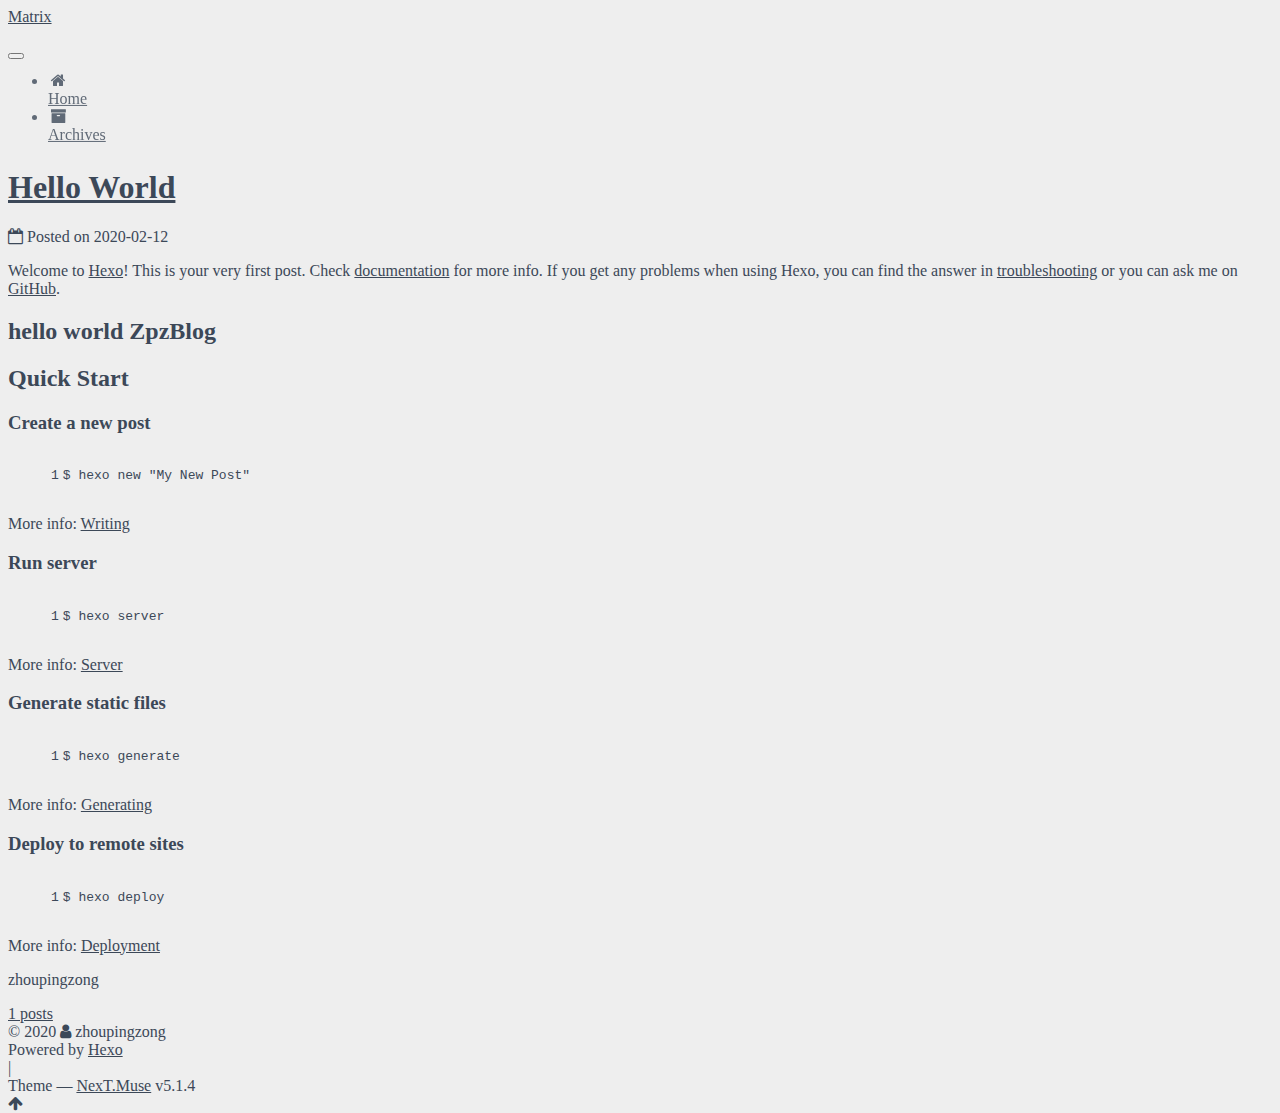
<file: index.html>
<!DOCTYPE html>



  


<html class="theme-next muse use-motion" lang="en">
<head>
  <meta charset="UTF-8"/>
<meta http-equiv="X-UA-Compatible" content="IE=edge" />
<meta name="viewport" content="width=device-width, initial-scale=1, maximum-scale=1"/>
<meta name="theme-color" content="#222">









<meta http-equiv="Cache-Control" content="no-transform" />
<meta http-equiv="Cache-Control" content="no-siteapp" />
















  
  
  <link href="/lib/fancybox/source/jquery.fancybox.css?v=2.1.5" rel="stylesheet" type="text/css" />







<link href="/lib/font-awesome/css/font-awesome.min.css?v=4.6.2" rel="stylesheet" type="text/css" />

<link href="/css/main.css?v=5.1.4" rel="stylesheet" type="text/css" />


  <link rel="apple-touch-icon" sizes="180x180" href="/images/apple-touch-icon-next.png?v=5.1.4">


  <link rel="icon" type="image/png" sizes="32x32" href="/images/favicon-32x32-next.png?v=5.1.4">


  <link rel="icon" type="image/png" sizes="16x16" href="/images/favicon-16x16-next.png?v=5.1.4">


  <link rel="mask-icon" href="/images/logo.svg?v=5.1.4" color="#222">





  <meta name="keywords" content="Hexo, NexT" />










<meta property="og:type" content="website">
<meta property="og:title" content="Matrix">
<meta property="og:url" content="https://zhoupingzong.github.io/Hello.github.io/index.html">
<meta property="og:site_name" content="Matrix">
<meta property="og:locale" content="en_US">
<meta property="article:author" content="zhoupingzong">
<meta name="twitter:card" content="summary">



<script type="text/javascript" id="hexo.configurations">
  var NexT = window.NexT || {};
  var CONFIG = {
    root: '/',
    scheme: 'Muse',
    version: '5.1.4',
    sidebar: {"position":"left","display":"post","offset":12,"b2t":false,"scrollpercent":false,"onmobile":false},
    fancybox: true,
    tabs: true,
    motion: {"enable":true,"async":false,"transition":{"post_block":"fadeIn","post_header":"slideDownIn","post_body":"slideDownIn","coll_header":"slideLeftIn","sidebar":"slideUpIn"}},
    duoshuo: {
      userId: '0',
      author: 'Author'
    },
    algolia: {
      applicationID: '',
      apiKey: '',
      indexName: '',
      hits: {"per_page":10},
      labels: {"input_placeholder":"Search for Posts","hits_empty":"We didn't find any results for the search: ${query}","hits_stats":"${hits} results found in ${time} ms"}
    }
  };
</script>



  <link rel="canonical" href="https://zhoupingzong.github.io/Hello.github.io/"/>





  <title>Matrix</title>
  








<meta name="generator" content="Hexo 4.2.0"></head>

<body itemscope itemtype="http://schema.org/WebPage" lang="en">

  
  
    
  

  <div class="container sidebar-position-left 
  page-home">
    <div class="headband"></div>

    <header id="header" class="header" itemscope itemtype="http://schema.org/WPHeader">
      <div class="header-inner"><div class="site-brand-wrapper">
  <div class="site-meta ">
    

    <div class="custom-logo-site-title">
      <a href="/"  class="brand" rel="start">
        <span class="logo-line-before"><i></i></span>
        <span class="site-title">Matrix</span>
        <span class="logo-line-after"><i></i></span>
      </a>
    </div>
      
        <p class="site-subtitle"></p>
      
  </div>

  <div class="site-nav-toggle">
    <button>
      <span class="btn-bar"></span>
      <span class="btn-bar"></span>
      <span class="btn-bar"></span>
    </button>
  </div>
</div>

<nav class="site-nav">
  

  
    <ul id="menu" class="menu">
      
        
        <li class="menu-item menu-item-home">
          <a href="/%20" rel="section">
            
              <i class="menu-item-icon fa fa-fw fa-home"></i> <br />
            
            Home
          </a>
        </li>
      
        
        <li class="menu-item menu-item-archives">
          <a href="/archives/%20" rel="section">
            
              <i class="menu-item-icon fa fa-fw fa-archive"></i> <br />
            
            Archives
          </a>
        </li>
      

      
    </ul>
  

  
</nav>



 </div>
    </header>

    <main id="main" class="main">
      <div class="main-inner">
        <div class="content-wrap">
          <div id="content" class="content">
            
  <section id="posts" class="posts-expand">
    
      

  

  
  
  

  <article class="post post-type-normal" itemscope itemtype="http://schema.org/Article">
  
  
  
  <div class="post-block">
    <link itemprop="mainEntityOfPage" href="https://zhoupingzong.github.io/Hello.github.io/2020/02/12/hello-world/">

    <span hidden itemprop="author" itemscope itemtype="http://schema.org/Person">
      <meta itemprop="name" content="zhoupingzong">
      <meta itemprop="description" content="">
      <meta itemprop="image" content="/images/avatar.gif">
    </span>

    <span hidden itemprop="publisher" itemscope itemtype="http://schema.org/Organization">
      <meta itemprop="name" content="Matrix">
    </span>

    
      <header class="post-header">

        
        
          <h1 class="post-title" itemprop="name headline">
                
                <a class="post-title-link" href="/2020/02/12/hello-world/" itemprop="url">Hello World</a></h1>
        

        <div class="post-meta">
          <span class="post-time">
            
              <span class="post-meta-item-icon">
                <i class="fa fa-calendar-o"></i>
              </span>
              
                <span class="post-meta-item-text">Posted on</span>
              
              <time title="Post created" itemprop="dateCreated datePublished" datetime="2020-02-12T00:24:30+08:00">
                2020-02-12
              </time>
            

            

            
          </span>

          

          
            
          

          
          

          

          

          

        </div>
      </header>
    

    
    
    
    <div class="post-body" itemprop="articleBody">

      
      

      
        
          
            <p>Welcome to <a href="https://hexo.io/" target="_blank" rel="noopener">Hexo</a>! This is your very first post. Check <a href="https://hexo.io/docs/" target="_blank" rel="noopener">documentation</a> for more info. If you get any problems when using Hexo, you can find the answer in <a href="https://hexo.io/docs/troubleshooting.html" target="_blank" rel="noopener">troubleshooting</a> or you can ask me on <a href="https://github.com/hexojs/hexo/issues" target="_blank" rel="noopener">GitHub</a>.</p>
<h2 id="hello-world-ZpzBlog"><a href="#hello-world-ZpzBlog" class="headerlink" title="hello world ZpzBlog"></a>hello world ZpzBlog</h2><h2 id="Quick-Start"><a href="#Quick-Start" class="headerlink" title="Quick Start"></a>Quick Start</h2><h3 id="Create-a-new-post"><a href="#Create-a-new-post" class="headerlink" title="Create a new post"></a>Create a new post</h3><figure class="highlight bash"><table><tr><td class="gutter"><pre><span class="line">1</span><br></pre></td><td class="code"><pre><span class="line">$ hexo new <span class="string">"My New Post"</span></span><br></pre></td></tr></table></figure>

<p>More info: <a href="https://hexo.io/docs/writing.html" target="_blank" rel="noopener">Writing</a></p>
<h3 id="Run-server"><a href="#Run-server" class="headerlink" title="Run server"></a>Run server</h3><figure class="highlight bash"><table><tr><td class="gutter"><pre><span class="line">1</span><br></pre></td><td class="code"><pre><span class="line">$ hexo server</span><br></pre></td></tr></table></figure>

<p>More info: <a href="https://hexo.io/docs/server.html" target="_blank" rel="noopener">Server</a></p>
<h3 id="Generate-static-files"><a href="#Generate-static-files" class="headerlink" title="Generate static files"></a>Generate static files</h3><figure class="highlight bash"><table><tr><td class="gutter"><pre><span class="line">1</span><br></pre></td><td class="code"><pre><span class="line">$ hexo generate</span><br></pre></td></tr></table></figure>

<p>More info: <a href="https://hexo.io/docs/generating.html" target="_blank" rel="noopener">Generating</a></p>
<h3 id="Deploy-to-remote-sites"><a href="#Deploy-to-remote-sites" class="headerlink" title="Deploy to remote sites"></a>Deploy to remote sites</h3><figure class="highlight bash"><table><tr><td class="gutter"><pre><span class="line">1</span><br></pre></td><td class="code"><pre><span class="line">$ hexo deploy</span><br></pre></td></tr></table></figure>

<p>More info: <a href="https://hexo.io/docs/one-command-deployment.html" target="_blank" rel="noopener">Deployment</a></p>

          
        
      
    </div>
    
    
    

    

    

    

    <footer class="post-footer">
      

      

      

      
      
        <div class="post-eof"></div>
      
    </footer>
  </div>
  
  
  
  </article>


    
  </section>

  


          </div>
          


          

        </div>
        
          
  
  <div class="sidebar-toggle">
    <div class="sidebar-toggle-line-wrap">
      <span class="sidebar-toggle-line sidebar-toggle-line-first"></span>
      <span class="sidebar-toggle-line sidebar-toggle-line-middle"></span>
      <span class="sidebar-toggle-line sidebar-toggle-line-last"></span>
    </div>
  </div>

  <aside id="sidebar" class="sidebar">
    
    <div class="sidebar-inner">

      

      

      <section class="site-overview-wrap sidebar-panel sidebar-panel-active">
        <div class="site-overview">
          <div class="site-author motion-element" itemprop="author" itemscope itemtype="http://schema.org/Person">
            
              <p class="site-author-name" itemprop="name">zhoupingzong</p>
              <p class="site-description motion-element" itemprop="description"></p>
          </div>

          <nav class="site-state motion-element">

            
              <div class="site-state-item site-state-posts">
              
                <a href="/archives/%20%7C%7C%20archive">
              
                  <span class="site-state-item-count">1</span>
                  <span class="site-state-item-name">posts</span>
                </a>
              </div>
            

            

            

          </nav>

          

          

          
          

          
          

          

        </div>
      </section>

      

      

    </div>
  </aside>


        
      </div>
    </main>

    <footer id="footer" class="footer">
      <div class="footer-inner">
        <div class="copyright">&copy; <span itemprop="copyrightYear">2020</span>
  <span class="with-love">
    <i class="fa fa-user"></i>
  </span>
  <span class="author" itemprop="copyrightHolder">zhoupingzong</span>

  
</div>


  <div class="powered-by">Powered by <a class="theme-link" target="_blank" href="https://hexo.io">Hexo</a></div>



  <span class="post-meta-divider">|</span>



  <div class="theme-info">Theme &mdash; <a class="theme-link" target="_blank" href="https://github.com/iissnan/hexo-theme-next">NexT.Muse</a> v5.1.4</div>




        







        
      </div>
    </footer>

    
      <div class="back-to-top">
        <i class="fa fa-arrow-up"></i>
        
      </div>
    

    

  </div>

  

<script type="text/javascript">
  if (Object.prototype.toString.call(window.Promise) !== '[object Function]') {
    window.Promise = null;
  }
</script>









  












  
  
    <script type="text/javascript" src="/lib/jquery/index.js?v=2.1.3"></script>
  

  
  
    <script type="text/javascript" src="/lib/fastclick/lib/fastclick.min.js?v=1.0.6"></script>
  

  
  
    <script type="text/javascript" src="/lib/jquery_lazyload/jquery.lazyload.js?v=1.9.7"></script>
  

  
  
    <script type="text/javascript" src="/lib/velocity/velocity.min.js?v=1.2.1"></script>
  

  
  
    <script type="text/javascript" src="/lib/velocity/velocity.ui.min.js?v=1.2.1"></script>
  

  
  
    <script type="text/javascript" src="/lib/fancybox/source/jquery.fancybox.pack.js?v=2.1.5"></script>
  


  


  <script type="text/javascript" src="/js/src/utils.js?v=5.1.4"></script>

  <script type="text/javascript" src="/js/src/motion.js?v=5.1.4"></script>



  
  

  

  


  <script type="text/javascript" src="/js/src/bootstrap.js?v=5.1.4"></script>



  


  




	





  





  












  





  

  

  

  
  

  

  

  

</body>
</html>
</file>
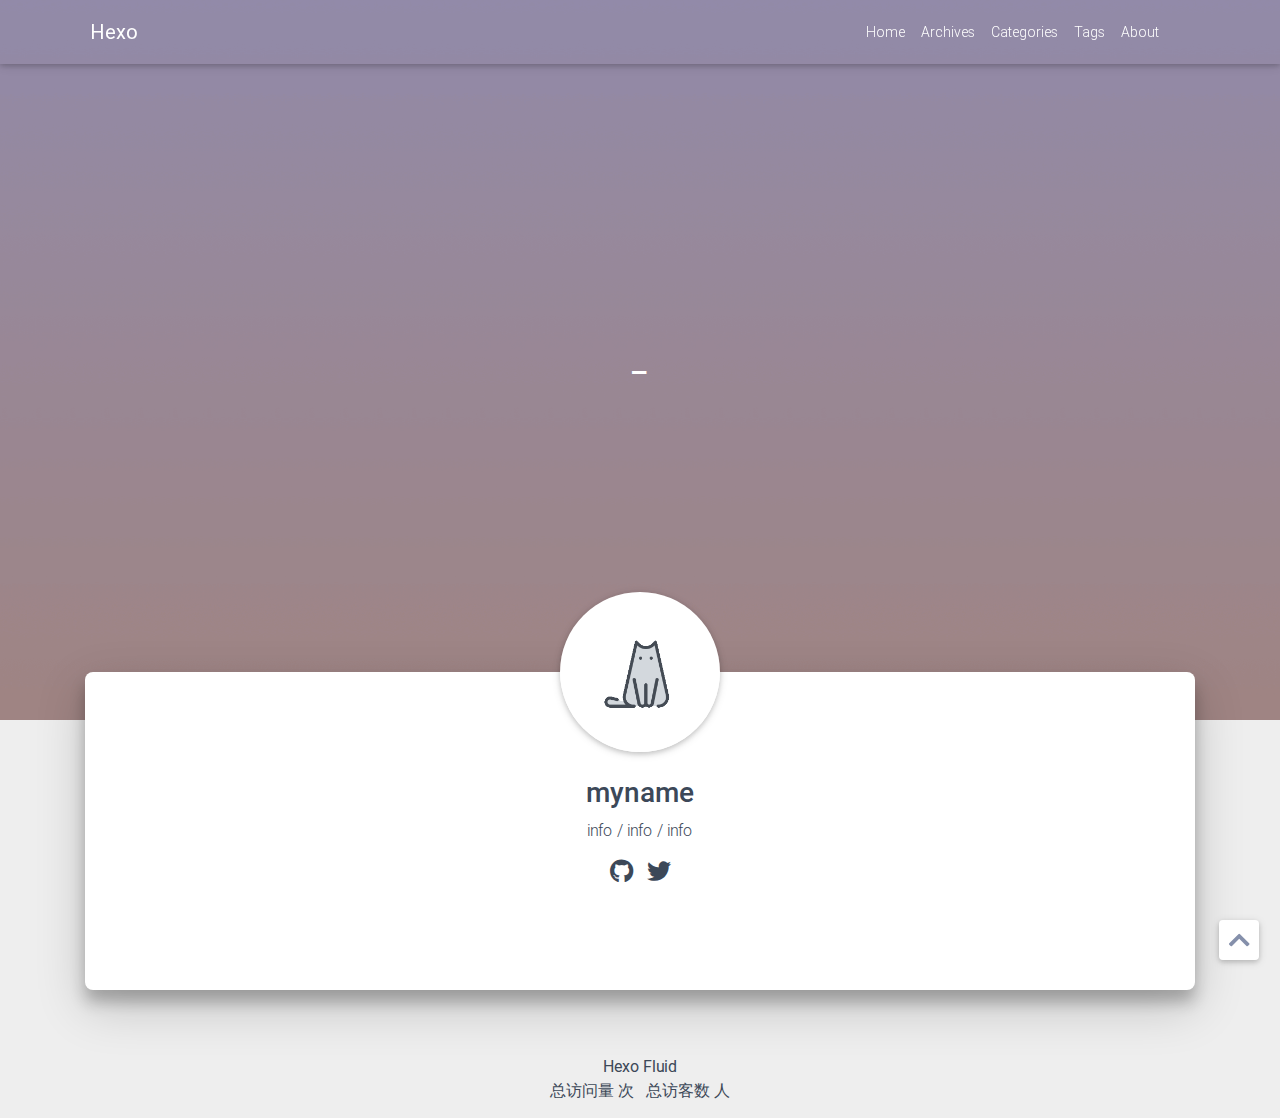
<file: about/index.html>
<!DOCTYPE html>
<html lang="en">





<head>
  <meta charset="UTF-8">
  <link rel="apple-touch-icon" sizes="76x76" href="/img/apple-touch-icon.png">
  <link rel="icon" type="image/png" href="/img/favicon.png">
  <meta name="viewport"
        content="width=device-width, initial-scale=1.0, maximum-scale=1.0, user-scalable=no, shrink-to-fit=no">
  <meta http-equiv="x-ua-compatible" content="ie=edge">
  
  <meta name="description" content="">
  <meta name="author" content="zhoupingzong">
  <meta name="keywords" content="">
  <title>About ~ Hexo</title>

  <link rel="stylesheet" href="/lib/font-awesome/css/all.min.css"  >
<link rel="stylesheet" href="/lib/bootstrap/css/bootstrap.min.css"  >
<link rel="stylesheet" href="/lib/mdbootstrap/css/mdb.min.css"  >
<link rel="stylesheet" href="/lib/github-markdown/github-markdown.min.css"  >

<link rel="stylesheet" href="//at.alicdn.com/t/font_1067060_qzomjdt8bmp.css">



  <link rel="stylesheet" href="/lib/prettify/tomorrow-night-eighties.min.css"  >

<link rel="stylesheet" href="/css/main.css"  >


  <link rel="stylesheet" href="/lib/fancybox/jquery.fancybox.min.css"  >


<meta name="generator" content="Hexo 4.2.0"></head>


<body>
  <header style="height: 80vh;">
    <nav id="navbar" class="navbar fixed-top  navbar-expand-lg navbar-dark scrolling-navbar">
  <div class="container">
    <a class="navbar-brand"
       href="/">&nbsp;<strong>Hexo</strong>&nbsp;</a>

    <button id="navbar-toggler-btn" class="navbar-toggler" type="button" data-toggle="collapse"
            data-target="#navbarSupportedContent"
            aria-controls="navbarSupportedContent" aria-expanded="false" aria-label="Toggle navigation">
      <div class="animated-icon"><span></span><span></span><span></span></div>
    </button>

    <!-- Collapsible content -->
    <div class="collapse navbar-collapse" id="navbarSupportedContent">
      <ul class="navbar-nav ml-auto text-center">
        
          
          
          
          
          <li class="nav-item">
            <a class="nav-link" href="/">Home</a>
          </li>
        
          
          
          
          
          <li class="nav-item">
            <a class="nav-link" href="/archives/">Archives</a>
          </li>
        
          
          
          
          
          <li class="nav-item">
            <a class="nav-link" href="/categories/">Categories</a>
          </li>
        
          
          
          
          
          <li class="nav-item">
            <a class="nav-link" href="/tags/">Tags</a>
          </li>
        
          
          
          
          
          <li class="nav-item">
            <a class="nav-link" href="/about/">About</a>
          </li>
        
        
          <li class="nav-item" id="search-btn">
            <a class="nav-link" data-toggle="modal" data-target="#modalSearch">&nbsp;&nbsp;<i
                class="iconfont icon-search"></i>&nbsp;&nbsp;</a>
          </li>
        
      </ul>
    </div>
  </div>
</nav>

    <div class="view intro-2" id="background"
         style="background: url('/img/default.png')no-repeat center center;
           background-size: cover;
           background-attachment: fixed;">
      <div class="full-bg-img">
        <div class="mask rgba-black-light flex-center">
          <div class="container text-center white-text fadeInUp">
            <span class="h2" id="subtitle">
              
            </span>

            
          </div>

          
        </div>
      </div>
    </div>
  </header>

  <main>
    
      <div class="container nopadding-md">
        <div class="py-5 z-depth-3" id="board">
          
            <div class="about-avatar">
              <img src="/img/avatar.png"
                   class="img-fluid z-depth-1 rounded-circle"
                   alt="avatar">
            </div>
          
          <div class="container">
            <div class="row">
              <div class="col-12 col-md-10 m-auto">
                

<div class="text-center">
  <p class="h3">myname</p>
  <p>info / info / info</p>
  
    
    
    <a href="https://github.com"
       class="h4 px-1 ">
      <i class="fab fa-github" aria-hidden="true"></i>
      
    </a>
  
    
    
    <a href="https://twitter.com"
       class="h4 px-1 ">
      <i class="fab fa-twitter" aria-hidden="true"></i>
      
    </a>
  
    
    
</div>
<div class="mt-5 markdown-body">
  
</div>

              </div>
            </div>
          </div>
        </div>
      </div>
    
  </main>

  
    <a class="z-depth-1" id="scroll-top-button" href="#" role="button">
      <i class="fa fa-chevron-up scroll-top-arrow" aria-hidden="true"></i>
    </a>
  

  
    <div class="modal fade" id="modalSearch" tabindex="-1" role="dialog" aria-labelledby="ModalLabel"
     aria-hidden="true">
  <div class="modal-dialog modal-dialog-scrollable modal-lg" role="document">
    <div class="modal-content">
      <div class="modal-header text-center">
        <h4 class="modal-title w-100 font-weight-bold">Search</h4>
        <button type="button" id="local-search-close" class="close" data-dismiss="modal" aria-label="Close">
          <span aria-hidden="true">&times;</span>
        </button>
      </div>
      <div class="modal-body mx-3">
        <div class="md-form mb-5">
          <input type="text" id="local-search-input" class="form-control validate">
          <label data-error="x" data-success="v"
                 for="local-search-input">keyword</label>
        </div>
        <div class="list-group" id="local-search-result"></div>
      </div>
    </div>
  </div>
</div>
  

  <footer class="mt-5">
  <div class="text-center py-3">
    <a href="https://hexo.io" target="_blank" rel="nofollow noopener"><b>Hexo</b></a>
    <i class="iconfont icon-love"></i>
    <a href="https://github.com/fluid-dev/hexo-theme-fluid" target="_blank" rel="nofollow noopener"> <b>Fluid</b></a>
    <br>

    
  
    <!-- 不蒜子统计PV -->
    
    &nbsp;<span id="busuanzi_container_site_pv"></span>总访问量 
          <span id="busuanzi_value_site_pv"></span> 次&nbsp;
  
  
    <!-- 不蒜子统计UV -->
    
    &nbsp;<span id="busuanzi_container_site_uv"></span>总访客数 
            <span id="busuanzi_value_site_uv"></span> 人&nbsp;
  
  <br>



    


    <!-- cnzz Analytics icon -->
    

  </div>
</footer>

<!-- SCRIPTS -->
<script src="/lib/jquery/jquery.min.js" ></script>
<script src="/lib/popper/popper.min.js" ></script>
<script src="/lib/bootstrap/js/bootstrap.min.js" ></script>
<script src="/lib/mdbootstrap/js/mdb.min.js" ></script>
<script src="/js/main.js" ></script>


  <script src="/js/lazyload.js" ></script>





  <script src="/lib/smoothscroll/SmoothScroll.min.js" ></script>



  <script async src="//busuanzi.ibruce.info/busuanzi/2.3/busuanzi.pure.mini.js" ></script>


<!-- Plugins -->


  

  

  

  

  <!-- cnzz Analytics -->
  



  <script src="/lib/prettify/prettify.min.js" ></script>
  <script>
    $(document).ready(function () {
      $('pre').addClass('prettyprint  linenums');
      prettyPrint();
    })
  </script>



  <script src="/lib/typed/typed.min.js" ></script>
  <script>
    var typed = new Typed('#subtitle', {
      strings: [
        '  ',
        "About&nbsp;",
      ],
      cursorChar: "_",
      typeSpeed: 70,
      loop: false,
    });
    typed.stop();
    $(document).ready(function () {
      $(".typed-cursor").addClass("h2");
      typed.start();
    });
  </script>



  <script src="/lib/anchor/anchor.min.js" ></script>
  <script>
    anchors.options = {
      placement: "right",
      visible: "false",
      
    };
    var el = "h1,h2,h3,h4,h5,h6".split(",");
    var res = [];
    for (item of el) {
      res.push(".markdown-body > " + item)
    }
    anchors.add(res.join(", "))
  </script>



  <script src="/js/local-search.js" ></script>
  <script>
    var path = "/local-search.xml";
    var inputArea = document.querySelector("#local-search-input");
    inputArea.onclick = function () {
      getSearchFile(path);
      this.onclick = null
    }
  </script>



  <script src="/lib/fancybox/jquery.fancybox.min.js" ></script>
  <script>
    $("#post img:not(.no-zoom img, img[no-zoom])").each(
      function () {
        var element = document.createElement("a");
        $(element).attr("data-fancybox", "images");
        $(element).attr("href", $(this).attr("src"));
        $(this).wrap(element);
      }
    );
  </script>












</body>
</html>
</file>
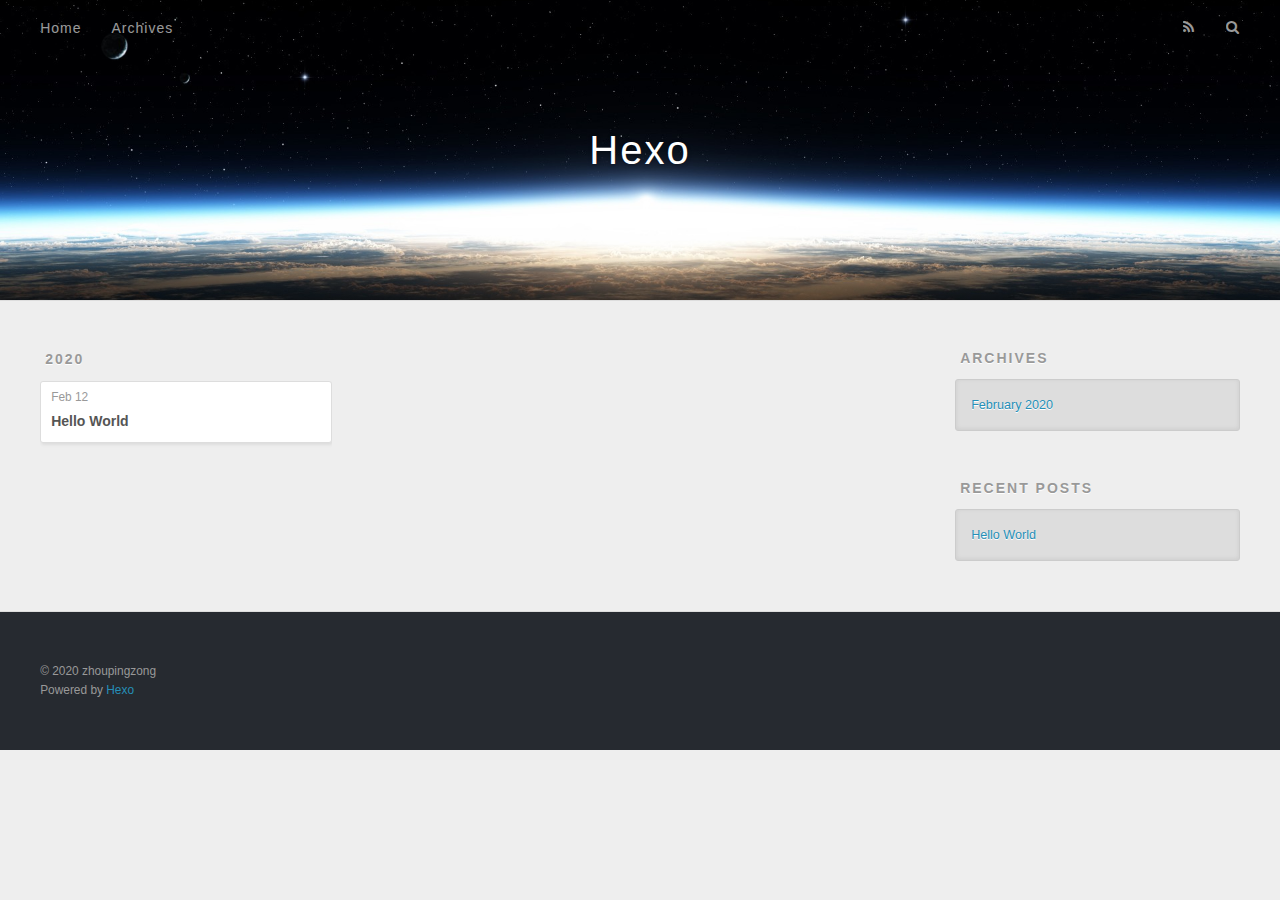
<file: archives/index.html>
<!DOCTYPE html>
<html>
<head>
  <meta charset="utf-8">
  

  
  <title>Archives | Hexo</title>
  <meta name="viewport" content="width=device-width, initial-scale=1, maximum-scale=1">
  <meta property="og:type" content="website">
<meta property="og:title" content="Hexo">
<meta property="og:url" content="https://zhoupingzong.github.io/Hello.github.io/archives/index.html">
<meta property="og:site_name" content="Hexo">
<meta property="og:locale" content="en_US">
<meta property="article:author" content="zhoupingzong">
<meta name="twitter:card" content="summary">
  
    <link rel="alternate" href="/atom.xml" title="Hexo" type="application/atom+xml">
  
  
    <link rel="icon" href="/favicon.png">
  
  
    <link href="//fonts.googleapis.com/css?family=Source+Code+Pro" rel="stylesheet" type="text/css">
  
  
<link rel="stylesheet" href="/css/style.css">

<meta name="generator" content="Hexo 4.2.0"></head>

<body>
  <div id="container">
    <div id="wrap">
      <header id="header">
  <div id="banner"></div>
  <div id="header-outer" class="outer">
    <div id="header-title" class="inner">
      <h1 id="logo-wrap">
        <a href="/" id="logo">Hexo</a>
      </h1>
      
    </div>
    <div id="header-inner" class="inner">
      <nav id="main-nav">
        <a id="main-nav-toggle" class="nav-icon"></a>
        
          <a class="main-nav-link" href="/">Home</a>
        
          <a class="main-nav-link" href="/archives">Archives</a>
        
      </nav>
      <nav id="sub-nav">
        
          <a id="nav-rss-link" class="nav-icon" href="/atom.xml" title="RSS Feed"></a>
        
        <a id="nav-search-btn" class="nav-icon" title="Search"></a>
      </nav>
      <div id="search-form-wrap">
        <form action="//google.com/search" method="get" accept-charset="UTF-8" class="search-form"><input type="search" name="q" class="search-form-input" placeholder="Search"><button type="submit" class="search-form-submit">&#xF002;</button><input type="hidden" name="sitesearch" value="https://zhoupingzong.github.io/Hello.github.io"></form>
      </div>
    </div>
  </div>
</header>
      <div class="outer">
        <section id="main">
  
  
    
    
      
      
      <section class="archives-wrap">
        <div class="archive-year-wrap">
          <a href="/archives/2020" class="archive-year">2020</a>
        </div>
        <div class="archives">
    
    <article class="archive-article archive-type-post">
  <div class="archive-article-inner">
    <header class="archive-article-header">
      <a href="/2020/02/12/hello-world/" class="archive-article-date">
  <time datetime="2020-02-11T16:24:30.851Z" itemprop="datePublished">Feb 12</time>
</a>
      
  
    <h1 itemprop="name">
      <a class="archive-article-title" href="/2020/02/12/hello-world/">Hello World</a>
    </h1>
  

    </header>
  </div>
</article>
  
  
    </div></section>
  


</section>
        
          <aside id="sidebar">
  
    

  
    

  
    
  
    
  <div class="widget-wrap">
    <h3 class="widget-title">Archives</h3>
    <div class="widget">
      <ul class="archive-list"><li class="archive-list-item"><a class="archive-list-link" href="/archives/2020/02/">February 2020</a></li></ul>
    </div>
  </div>


  
    
  <div class="widget-wrap">
    <h3 class="widget-title">Recent Posts</h3>
    <div class="widget">
      <ul>
        
          <li>
            <a href="/2020/02/12/hello-world/">Hello World</a>
          </li>
        
      </ul>
    </div>
  </div>

  
</aside>
        
      </div>
      <footer id="footer">
  
  <div class="outer">
    <div id="footer-info" class="inner">
      &copy; 2020 zhoupingzong<br>
      Powered by <a href="http://hexo.io/" target="_blank">Hexo</a>
    </div>
  </div>
</footer>
    </div>
    <nav id="mobile-nav">
  
    <a href="/" class="mobile-nav-link">Home</a>
  
    <a href="/archives" class="mobile-nav-link">Archives</a>
  
</nav>
    

<script src="//ajax.googleapis.com/ajax/libs/jquery/2.0.3/jquery.min.js"></script>


  
<link rel="stylesheet" href="/fancybox/jquery.fancybox.css">

  
<script src="/fancybox/jquery.fancybox.pack.js"></script>




<script src="/js/script.js"></script>




  </div>
</body>
</html>
</file>
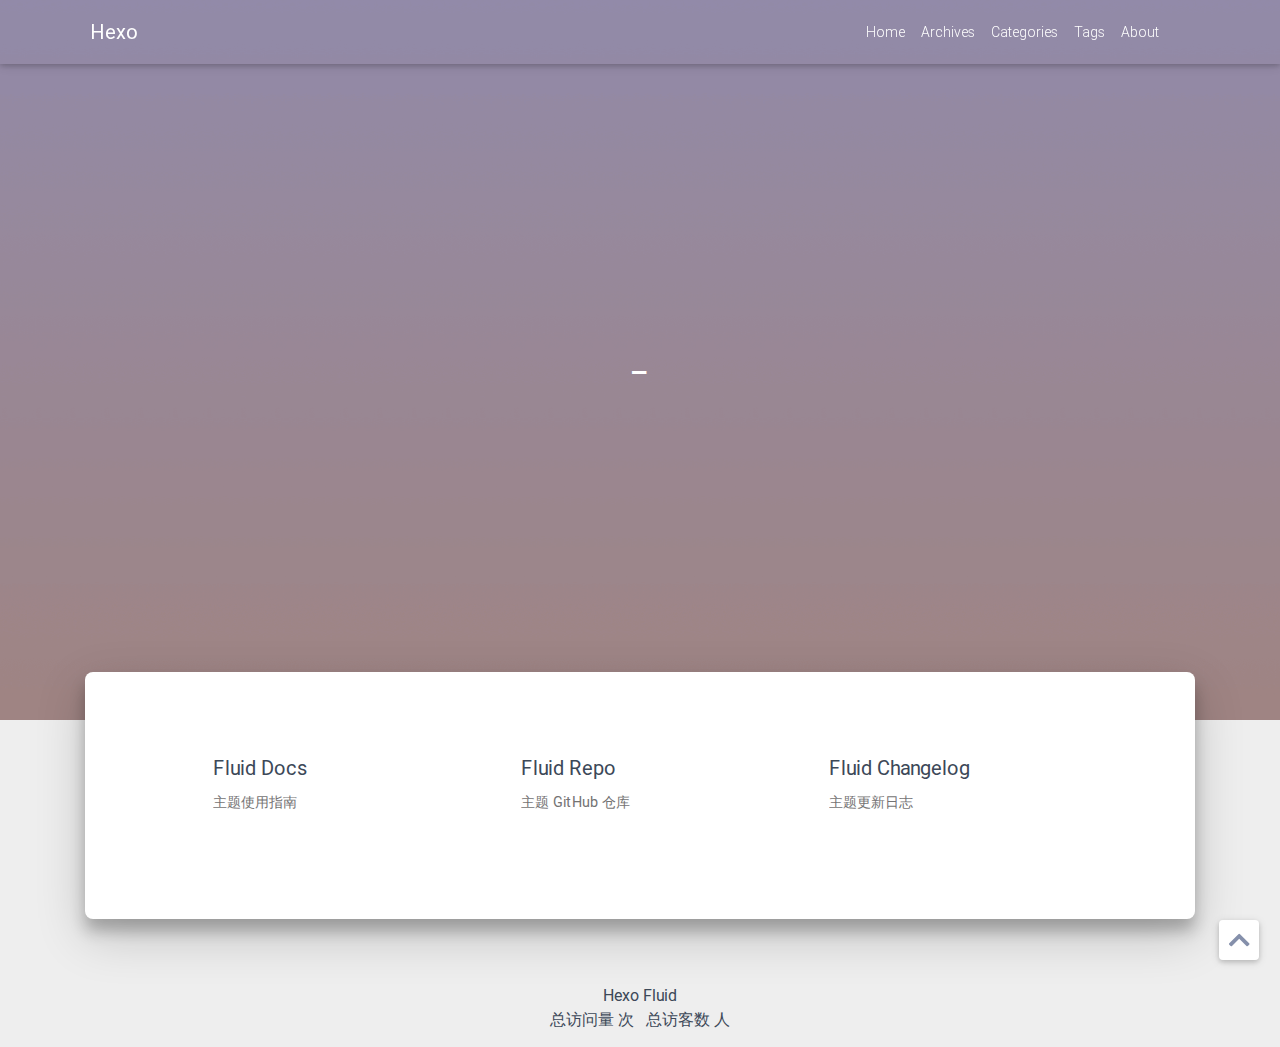
<file: links/index.html>
<!DOCTYPE html>
<html lang="en">





<head>
  <meta charset="UTF-8">
  <link rel="apple-touch-icon" sizes="76x76" href="/img/apple-touch-icon.png">
  <link rel="icon" type="image/png" href="/img/favicon.png">
  <meta name="viewport"
        content="width=device-width, initial-scale=1.0, maximum-scale=1.0, user-scalable=no, shrink-to-fit=no">
  <meta http-equiv="x-ua-compatible" content="ie=edge">
  
  <meta name="description" content="">
  <meta name="author" content="zhoupingzong">
  <meta name="keywords" content="">
  <title>Links ~ Hexo</title>

  <link rel="stylesheet" href="/lib/font-awesome/css/all.min.css"  >
<link rel="stylesheet" href="/lib/bootstrap/css/bootstrap.min.css"  >
<link rel="stylesheet" href="/lib/mdbootstrap/css/mdb.min.css"  >
<link rel="stylesheet" href="/lib/github-markdown/github-markdown.min.css"  >

<link rel="stylesheet" href="//at.alicdn.com/t/font_1067060_qzomjdt8bmp.css">



  <link rel="stylesheet" href="/lib/prettify/tomorrow-night-eighties.min.css"  >

<link rel="stylesheet" href="/css/main.css"  >


  <link rel="stylesheet" href="/lib/fancybox/jquery.fancybox.min.css"  >


<meta name="generator" content="Hexo 4.2.0"></head>


<body>
  <header style="height: 80vh;">
    <nav id="navbar" class="navbar fixed-top  navbar-expand-lg navbar-dark scrolling-navbar">
  <div class="container">
    <a class="navbar-brand"
       href="/">&nbsp;<strong>Hexo</strong>&nbsp;</a>

    <button id="navbar-toggler-btn" class="navbar-toggler" type="button" data-toggle="collapse"
            data-target="#navbarSupportedContent"
            aria-controls="navbarSupportedContent" aria-expanded="false" aria-label="Toggle navigation">
      <div class="animated-icon"><span></span><span></span><span></span></div>
    </button>

    <!-- Collapsible content -->
    <div class="collapse navbar-collapse" id="navbarSupportedContent">
      <ul class="navbar-nav ml-auto text-center">
        
          
          
          
          
          <li class="nav-item">
            <a class="nav-link" href="/">Home</a>
          </li>
        
          
          
          
          
          <li class="nav-item">
            <a class="nav-link" href="/archives/">Archives</a>
          </li>
        
          
          
          
          
          <li class="nav-item">
            <a class="nav-link" href="/categories/">Categories</a>
          </li>
        
          
          
          
          
          <li class="nav-item">
            <a class="nav-link" href="/tags/">Tags</a>
          </li>
        
          
          
          
          
          <li class="nav-item">
            <a class="nav-link" href="/about/">About</a>
          </li>
        
        
          <li class="nav-item" id="search-btn">
            <a class="nav-link" data-toggle="modal" data-target="#modalSearch">&nbsp;&nbsp;<i
                class="iconfont icon-search"></i>&nbsp;&nbsp;</a>
          </li>
        
      </ul>
    </div>
  </div>
</nav>

    <div class="view intro-2" id="background"
         style="background: url('/img/default.png')no-repeat center center;
           background-size: cover;
           background-attachment: fixed;">
      <div class="full-bg-img">
        <div class="mask rgba-black-light flex-center">
          <div class="container text-center white-text fadeInUp">
            <span class="h2" id="subtitle">
              
            </span>

            
          </div>

          
        </div>
      </div>
    </div>
  </header>

  <main>
    
      <div class="container nopadding-md">
        <div class="py-5 z-depth-3" id="board">
          
          <div class="container">
            <div class="row">
              <div class="col-12 col-md-10 m-auto">
                

<div class="row links">
  
    <div class="card link-card col-lg-4 col-md-6 col-sm-12">
      <div class="card-body">
        
        
        <a href="https://fluid-dev.github.io/hexo-fluid-docs/" target="_blank" rel="noopener">
          <h5 class="card-title link-card-title">Fluid Docs</h5>
          <p class="card-text link-card-text">主题使用指南</p>
        </a>
      </div>
    </div>
  
    <div class="card link-card col-lg-4 col-md-6 col-sm-12">
      <div class="card-body">
        
        
        <a href="https://github.com/fluid-dev/hexo-theme-fluid" target="_blank" rel="noopener">
          <h5 class="card-title link-card-title">Fluid Repo</h5>
          <p class="card-text link-card-text">主题 GitHub 仓库</p>
        </a>
      </div>
    </div>
  
    <div class="card link-card col-lg-4 col-md-6 col-sm-12">
      <div class="card-body">
        
        
        <a href="https://github.com/fluid-dev/hexo-theme-fluid/blob/master/Changelog.md" target="_blank" rel="noopener">
          <h5 class="card-title link-card-title">Fluid Changelog</h5>
          <p class="card-text link-card-text">主题更新日志</p>
        </a>
      </div>
    </div>
  
</div>

              </div>
            </div>
          </div>
        </div>
      </div>
    
  </main>

  
    <a class="z-depth-1" id="scroll-top-button" href="#" role="button">
      <i class="fa fa-chevron-up scroll-top-arrow" aria-hidden="true"></i>
    </a>
  

  
    <div class="modal fade" id="modalSearch" tabindex="-1" role="dialog" aria-labelledby="ModalLabel"
     aria-hidden="true">
  <div class="modal-dialog modal-dialog-scrollable modal-lg" role="document">
    <div class="modal-content">
      <div class="modal-header text-center">
        <h4 class="modal-title w-100 font-weight-bold">Search</h4>
        <button type="button" id="local-search-close" class="close" data-dismiss="modal" aria-label="Close">
          <span aria-hidden="true">&times;</span>
        </button>
      </div>
      <div class="modal-body mx-3">
        <div class="md-form mb-5">
          <input type="text" id="local-search-input" class="form-control validate">
          <label data-error="x" data-success="v"
                 for="local-search-input">keyword</label>
        </div>
        <div class="list-group" id="local-search-result"></div>
      </div>
    </div>
  </div>
</div>
  

  <footer class="mt-5">
  <div class="text-center py-3">
    <a href="https://hexo.io" target="_blank" rel="nofollow noopener"><b>Hexo</b></a>
    <i class="iconfont icon-love"></i>
    <a href="https://github.com/fluid-dev/hexo-theme-fluid" target="_blank" rel="nofollow noopener"> <b>Fluid</b></a>
    <br>

    
  
    <!-- 不蒜子统计PV -->
    
    &nbsp;<span id="busuanzi_container_site_pv"></span>总访问量 
          <span id="busuanzi_value_site_pv"></span> 次&nbsp;
  
  
    <!-- 不蒜子统计UV -->
    
    &nbsp;<span id="busuanzi_container_site_uv"></span>总访客数 
            <span id="busuanzi_value_site_uv"></span> 人&nbsp;
  
  <br>



    


    <!-- cnzz Analytics icon -->
    

  </div>
</footer>

<!-- SCRIPTS -->
<script src="/lib/jquery/jquery.min.js" ></script>
<script src="/lib/popper/popper.min.js" ></script>
<script src="/lib/bootstrap/js/bootstrap.min.js" ></script>
<script src="/lib/mdbootstrap/js/mdb.min.js" ></script>
<script src="/js/main.js" ></script>


  <script src="/js/lazyload.js" ></script>





  <script src="/lib/smoothscroll/SmoothScroll.min.js" ></script>



  <script async src="//busuanzi.ibruce.info/busuanzi/2.3/busuanzi.pure.mini.js" ></script>


<!-- Plugins -->


  

  

  

  

  <!-- cnzz Analytics -->
  



  <script src="/lib/prettify/prettify.min.js" ></script>
  <script>
    $(document).ready(function () {
      $('pre').addClass('prettyprint  linenums');
      prettyPrint();
    })
  </script>



  <script src="/lib/typed/typed.min.js" ></script>
  <script>
    var typed = new Typed('#subtitle', {
      strings: [
        '  ',
        "Links&nbsp;",
      ],
      cursorChar: "_",
      typeSpeed: 70,
      loop: false,
    });
    typed.stop();
    $(document).ready(function () {
      $(".typed-cursor").addClass("h2");
      typed.start();
    });
  </script>



  <script src="/lib/anchor/anchor.min.js" ></script>
  <script>
    anchors.options = {
      placement: "right",
      visible: "false",
      
    };
    var el = "h1,h2,h3,h4,h5,h6".split(",");
    var res = [];
    for (item of el) {
      res.push(".markdown-body > " + item)
    }
    anchors.add(res.join(", "))
  </script>



  <script src="/js/local-search.js" ></script>
  <script>
    var path = "/local-search.xml";
    var inputArea = document.querySelector("#local-search-input");
    inputArea.onclick = function () {
      getSearchFile(path);
      this.onclick = null
    }
  </script>



  <script src="/lib/fancybox/jquery.fancybox.min.js" ></script>
  <script>
    $("#post img:not(.no-zoom img, img[no-zoom])").each(
      function () {
        var element = document.createElement("a");
        $(element).attr("data-fancybox", "images");
        $(element).attr("href", $(this).attr("src"));
        $(this).wrap(element);
      }
    );
  </script>












</body>
</html>
</file>
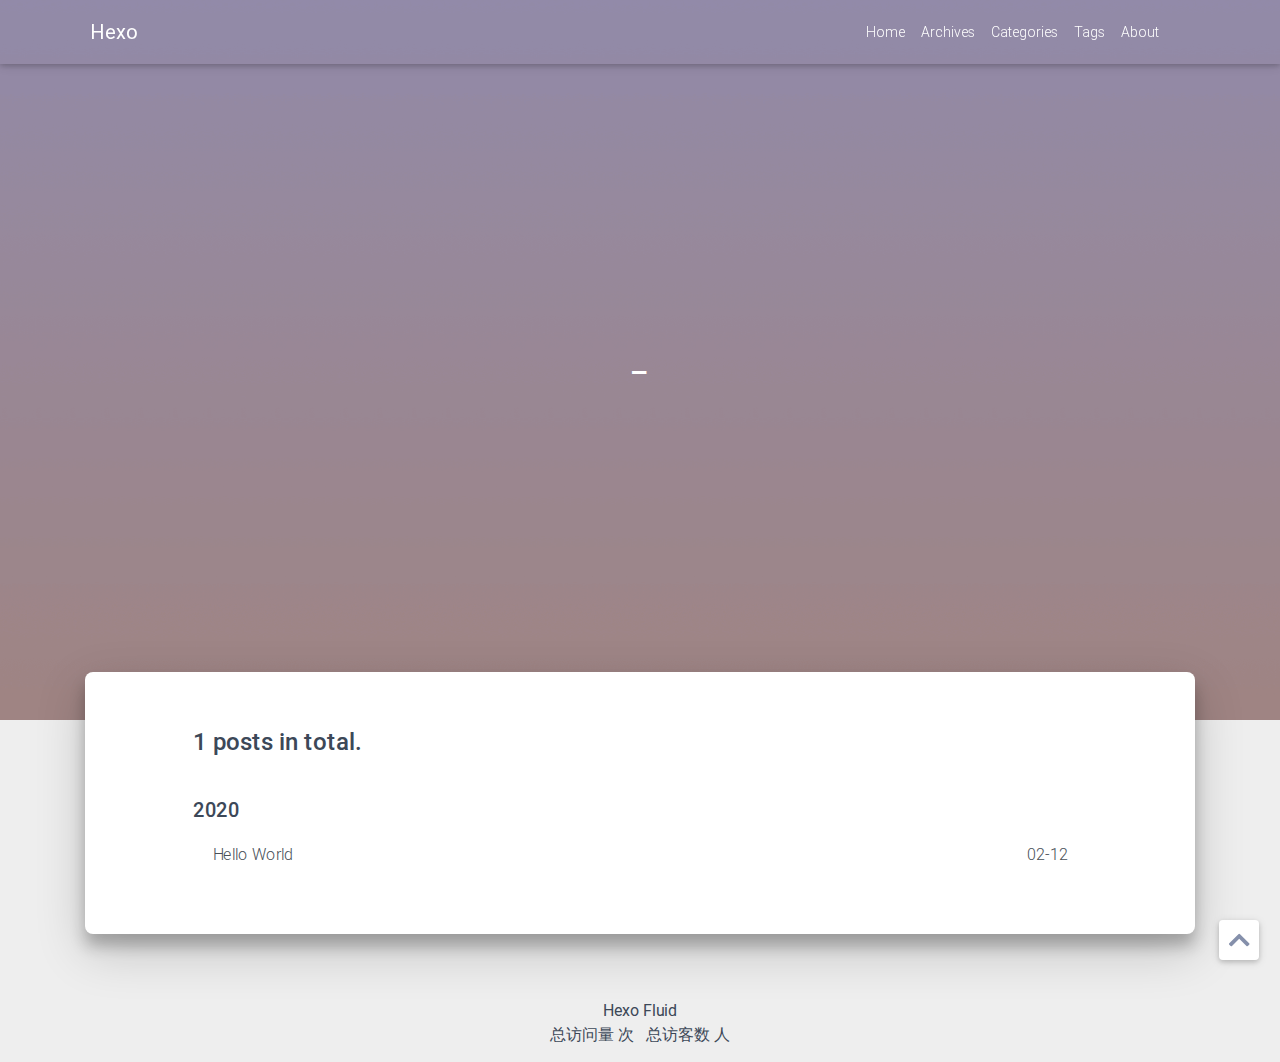
<file: archives/2020/index.html>
<!DOCTYPE html>
<html lang="en">





<head>
  <meta charset="UTF-8">
  <link rel="apple-touch-icon" sizes="76x76" href="/img/apple-touch-icon.png">
  <link rel="icon" type="image/png" href="/img/favicon.png">
  <meta name="viewport"
        content="width=device-width, initial-scale=1.0, maximum-scale=1.0, user-scalable=no, shrink-to-fit=no">
  <meta http-equiv="x-ua-compatible" content="ie=edge">
  
  <meta name="description" content="">
  <meta name="author" content="zhoupingzong">
  <meta name="keywords" content="">
  <title>Archives ~ Hexo</title>

  <link rel="stylesheet" href="/lib/font-awesome/css/all.min.css"  >
<link rel="stylesheet" href="/lib/bootstrap/css/bootstrap.min.css"  >
<link rel="stylesheet" href="/lib/mdbootstrap/css/mdb.min.css"  >
<link rel="stylesheet" href="/lib/github-markdown/github-markdown.min.css"  >

<link rel="stylesheet" href="//at.alicdn.com/t/font_1067060_qzomjdt8bmp.css">



  <link rel="stylesheet" href="/lib/prettify/tomorrow-night-eighties.min.css"  >

<link rel="stylesheet" href="/css/main.css"  >


  <link rel="stylesheet" href="/lib/fancybox/jquery.fancybox.min.css"  >


<meta name="generator" content="Hexo 4.2.0"></head>


<body>
  <header style="height: 80vh;">
    <nav id="navbar" class="navbar fixed-top  navbar-expand-lg navbar-dark scrolling-navbar">
  <div class="container">
    <a class="navbar-brand"
       href="/">&nbsp;<strong>Hexo</strong>&nbsp;</a>

    <button id="navbar-toggler-btn" class="navbar-toggler" type="button" data-toggle="collapse"
            data-target="#navbarSupportedContent"
            aria-controls="navbarSupportedContent" aria-expanded="false" aria-label="Toggle navigation">
      <div class="animated-icon"><span></span><span></span><span></span></div>
    </button>

    <!-- Collapsible content -->
    <div class="collapse navbar-collapse" id="navbarSupportedContent">
      <ul class="navbar-nav ml-auto text-center">
        
          
          
          
          
          <li class="nav-item">
            <a class="nav-link" href="/">Home</a>
          </li>
        
          
          
          
          
          <li class="nav-item">
            <a class="nav-link" href="/archives/">Archives</a>
          </li>
        
          
          
          
          
          <li class="nav-item">
            <a class="nav-link" href="/categories/">Categories</a>
          </li>
        
          
          
          
          
          <li class="nav-item">
            <a class="nav-link" href="/tags/">Tags</a>
          </li>
        
          
          
          
          
          <li class="nav-item">
            <a class="nav-link" href="/about/">About</a>
          </li>
        
        
          <li class="nav-item" id="search-btn">
            <a class="nav-link" data-toggle="modal" data-target="#modalSearch">&nbsp;&nbsp;<i
                class="iconfont icon-search"></i>&nbsp;&nbsp;</a>
          </li>
        
      </ul>
    </div>
  </div>
</nav>

    <div class="view intro-2" id="background"
         style="background: url('/img/default.png')no-repeat center center;
           background-size: cover;
           background-attachment: fixed;">
      <div class="full-bg-img">
        <div class="mask rgba-black-light flex-center">
          <div class="container text-center white-text fadeInUp">
            <span class="h2" id="subtitle">
              
            </span>

            
          </div>

          
        </div>
      </div>
    </div>
  </header>

  <main>
    
      <div class="container nopadding-md">
        <div class="py-5 z-depth-3" id="board">
          
          <div class="container">
            <div class="row">
              <div class="col-12 col-md-10 m-auto">
                

<div class="list-group">
  <p class="h4">1 posts in total.</p>
  <hr>
  
    
      
      <p class="h5">2020</p>
    
    <a href="/2020/02/12/hello-world/" class="list-group-item list-group-item-action">
      <span class="archive-post-title">Hello World</span>
      <span style="float: right;">02-12</span>
    </a>
  
</div>


              </div>
            </div>
          </div>
        </div>
      </div>
    
  </main>

  
    <a class="z-depth-1" id="scroll-top-button" href="#" role="button">
      <i class="fa fa-chevron-up scroll-top-arrow" aria-hidden="true"></i>
    </a>
  

  
    <div class="modal fade" id="modalSearch" tabindex="-1" role="dialog" aria-labelledby="ModalLabel"
     aria-hidden="true">
  <div class="modal-dialog modal-dialog-scrollable modal-lg" role="document">
    <div class="modal-content">
      <div class="modal-header text-center">
        <h4 class="modal-title w-100 font-weight-bold">Search</h4>
        <button type="button" id="local-search-close" class="close" data-dismiss="modal" aria-label="Close">
          <span aria-hidden="true">&times;</span>
        </button>
      </div>
      <div class="modal-body mx-3">
        <div class="md-form mb-5">
          <input type="text" id="local-search-input" class="form-control validate">
          <label data-error="x" data-success="v"
                 for="local-search-input">keyword</label>
        </div>
        <div class="list-group" id="local-search-result"></div>
      </div>
    </div>
  </div>
</div>
  

  <footer class="mt-5">
  <div class="text-center py-3">
    <a href="https://hexo.io" target="_blank" rel="nofollow noopener"><b>Hexo</b></a>
    <i class="iconfont icon-love"></i>
    <a href="https://github.com/fluid-dev/hexo-theme-fluid" target="_blank" rel="nofollow noopener"> <b>Fluid</b></a>
    <br>

    
  
    <!-- 不蒜子统计PV -->
    
    &nbsp;<span id="busuanzi_container_site_pv"></span>总访问量 
          <span id="busuanzi_value_site_pv"></span> 次&nbsp;
  
  
    <!-- 不蒜子统计UV -->
    
    &nbsp;<span id="busuanzi_container_site_uv"></span>总访客数 
            <span id="busuanzi_value_site_uv"></span> 人&nbsp;
  
  <br>



    


    <!-- cnzz Analytics icon -->
    

  </div>
</footer>

<!-- SCRIPTS -->
<script src="/lib/jquery/jquery.min.js" ></script>
<script src="/lib/popper/popper.min.js" ></script>
<script src="/lib/bootstrap/js/bootstrap.min.js" ></script>
<script src="/lib/mdbootstrap/js/mdb.min.js" ></script>
<script src="/js/main.js" ></script>


  <script src="/js/lazyload.js" ></script>





  <script src="/lib/smoothscroll/SmoothScroll.min.js" ></script>



  <script async src="//busuanzi.ibruce.info/busuanzi/2.3/busuanzi.pure.mini.js" ></script>


<!-- Plugins -->


  

  

  

  

  <!-- cnzz Analytics -->
  



  <script src="/lib/prettify/prettify.min.js" ></script>
  <script>
    $(document).ready(function () {
      $('pre').addClass('prettyprint  linenums');
      prettyPrint();
    })
  </script>



  <script src="/lib/typed/typed.min.js" ></script>
  <script>
    var typed = new Typed('#subtitle', {
      strings: [
        '  ',
        "Archive&nbsp;",
      ],
      cursorChar: "_",
      typeSpeed: 70,
      loop: false,
    });
    typed.stop();
    $(document).ready(function () {
      $(".typed-cursor").addClass("h2");
      typed.start();
    });
  </script>



  <script src="/lib/anchor/anchor.min.js" ></script>
  <script>
    anchors.options = {
      placement: "right",
      visible: "false",
      
    };
    var el = "h1,h2,h3,h4,h5,h6".split(",");
    var res = [];
    for (item of el) {
      res.push(".markdown-body > " + item)
    }
    anchors.add(res.join(", "))
  </script>



  <script src="/js/local-search.js" ></script>
  <script>
    var path = "/local-search.xml";
    var inputArea = document.querySelector("#local-search-input");
    inputArea.onclick = function () {
      getSearchFile(path);
      this.onclick = null
    }
  </script>



  <script src="/lib/fancybox/jquery.fancybox.min.js" ></script>
  <script>
    $("#post img:not(.no-zoom img, img[no-zoom])").each(
      function () {
        var element = document.createElement("a");
        $(element).attr("data-fancybox", "images");
        $(element).attr("href", $(this).attr("src"));
        $(this).wrap(element);
      }
    );
  </script>












</body>
</html>
</file>
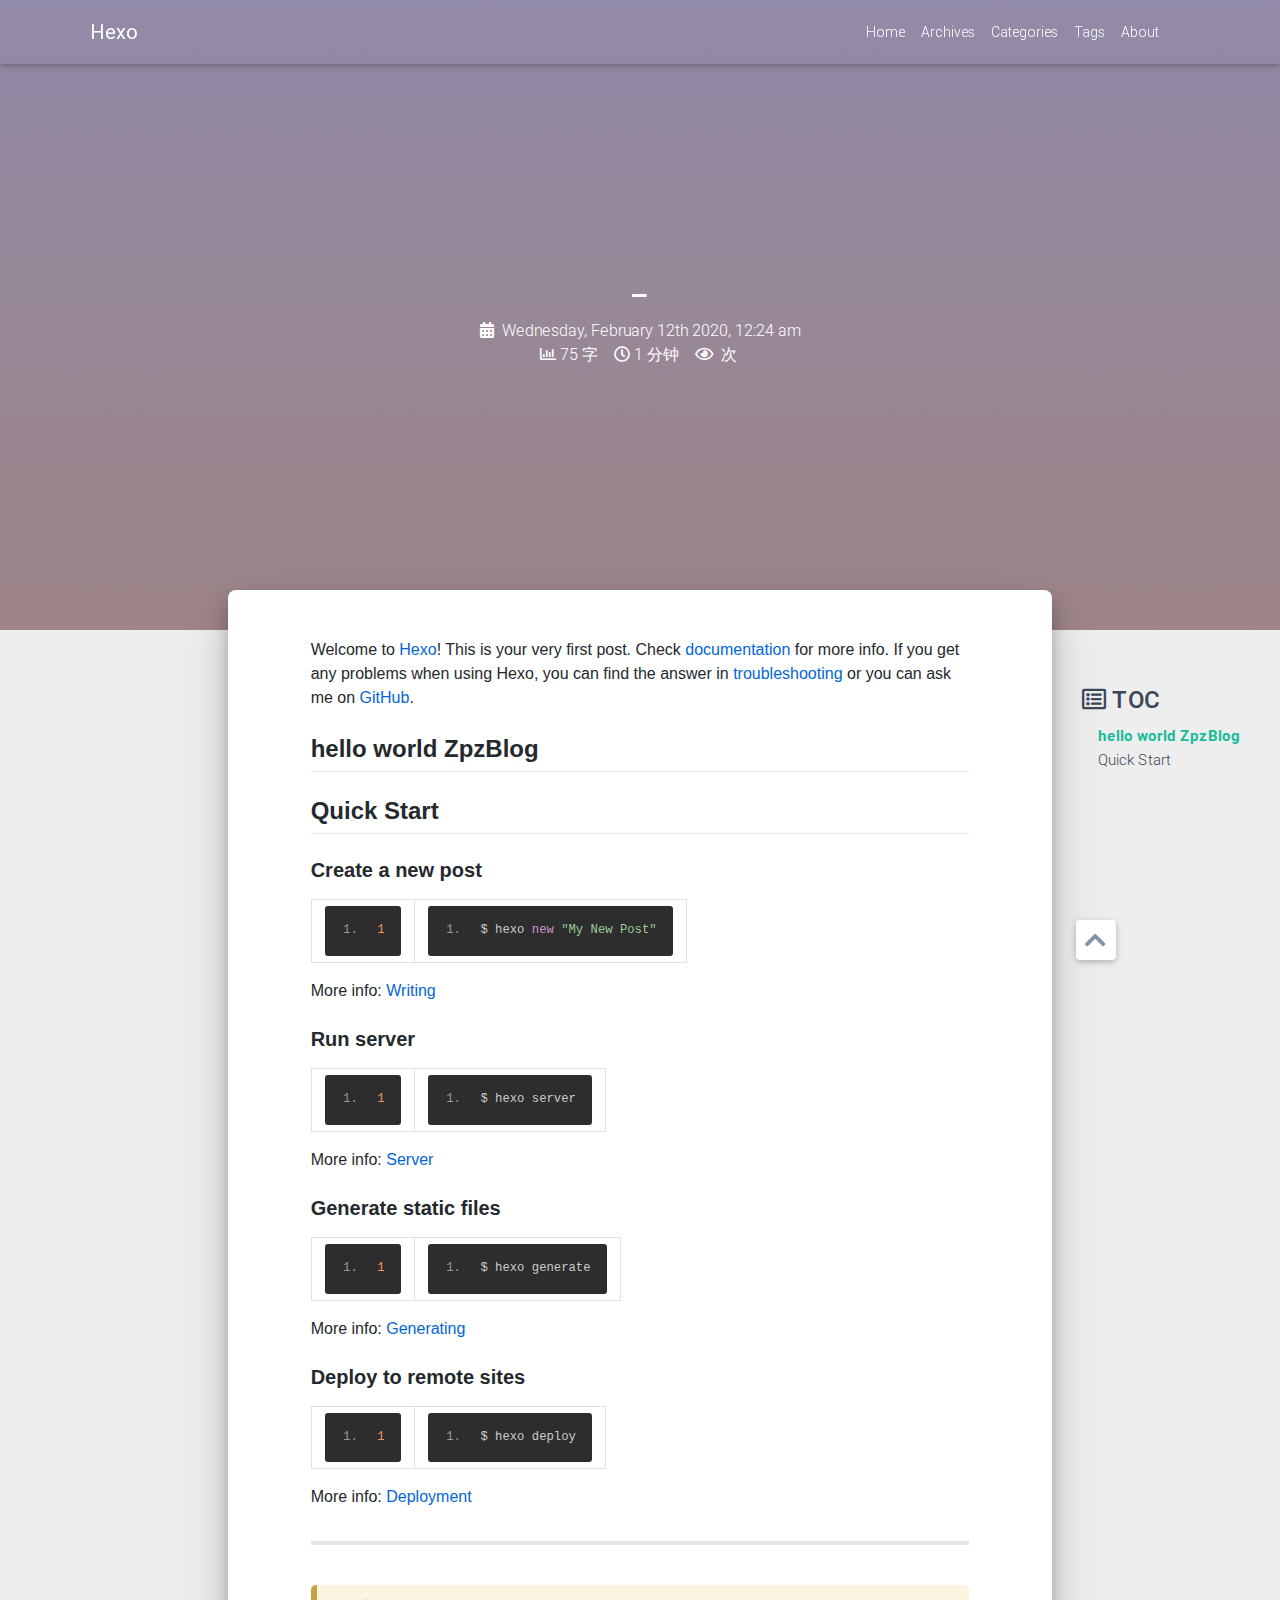
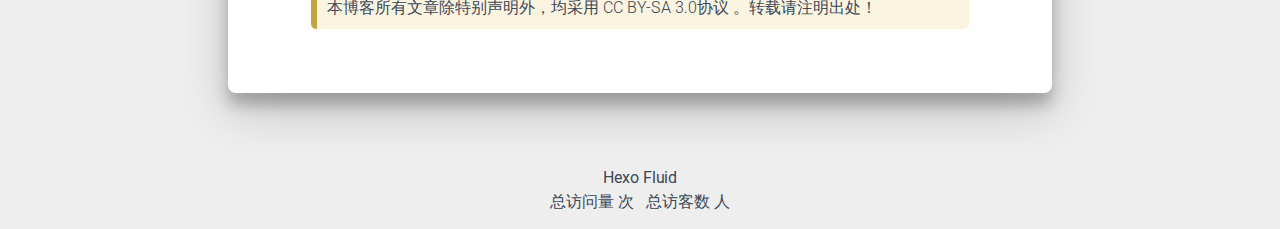
<file: 2020/02/12/hello-world/index.html>
<!DOCTYPE html>
<html lang="en">





<head>
  <meta charset="UTF-8">
  <link rel="apple-touch-icon" sizes="76x76" href="/img/apple-touch-icon.png">
  <link rel="icon" type="image/png" href="/img/favicon.png">
  <meta name="viewport"
        content="width=device-width, initial-scale=1.0, maximum-scale=1.0, user-scalable=no, shrink-to-fit=no">
  <meta http-equiv="x-ua-compatible" content="ie=edge">
  
  <meta name="description" content="">
  <meta name="author" content="zhoupingzong">
  <meta name="keywords" content="">
  <title>Hello World ~ Hexo</title>

  <link rel="stylesheet" href="/lib/font-awesome/css/all.min.css"  >
<link rel="stylesheet" href="/lib/bootstrap/css/bootstrap.min.css"  >
<link rel="stylesheet" href="/lib/mdbootstrap/css/mdb.min.css"  >
<link rel="stylesheet" href="/lib/github-markdown/github-markdown.min.css"  >

<link rel="stylesheet" href="//at.alicdn.com/t/font_1067060_qzomjdt8bmp.css">



  <link rel="stylesheet" href="/lib/prettify/tomorrow-night-eighties.min.css"  >

<link rel="stylesheet" href="/css/main.css"  >


  <link rel="stylesheet" href="/lib/fancybox/jquery.fancybox.min.css"  >


<meta name="generator" content="Hexo 4.2.0"></head>


<body>
  <header style="height: 70vh;">
    <nav id="navbar" class="navbar fixed-top  navbar-expand-lg navbar-dark scrolling-navbar">
  <div class="container">
    <a class="navbar-brand"
       href="/">&nbsp;<strong>Hexo</strong>&nbsp;</a>

    <button id="navbar-toggler-btn" class="navbar-toggler" type="button" data-toggle="collapse"
            data-target="#navbarSupportedContent"
            aria-controls="navbarSupportedContent" aria-expanded="false" aria-label="Toggle navigation">
      <div class="animated-icon"><span></span><span></span><span></span></div>
    </button>

    <!-- Collapsible content -->
    <div class="collapse navbar-collapse" id="navbarSupportedContent">
      <ul class="navbar-nav ml-auto text-center">
        
          
          
          
          
          <li class="nav-item">
            <a class="nav-link" href="/">Home</a>
          </li>
        
          
          
          
          
          <li class="nav-item">
            <a class="nav-link" href="/archives/">Archives</a>
          </li>
        
          
          
          
          
          <li class="nav-item">
            <a class="nav-link" href="/categories/">Categories</a>
          </li>
        
          
          
          
          
          <li class="nav-item">
            <a class="nav-link" href="/tags/">Tags</a>
          </li>
        
          
          
          
          
          <li class="nav-item">
            <a class="nav-link" href="/about/">About</a>
          </li>
        
        
          <li class="nav-item" id="search-btn">
            <a class="nav-link" data-toggle="modal" data-target="#modalSearch">&nbsp;&nbsp;<i
                class="iconfont icon-search"></i>&nbsp;&nbsp;</a>
          </li>
        
      </ul>
    </div>
  </div>
</nav>

    <div class="view intro-2" id="background"
         style="background: url('/img/default.png')no-repeat center center;
           background-size: cover;
           background-attachment: fixed;">
      <div class="full-bg-img">
        <div class="mask rgba-black-light flex-center">
          <div class="container text-center white-text fadeInUp">
            <span class="h2" id="subtitle">
              
            </span>

            
              <br>
              
                <p class="mt-3">
                  <i class="fas fa-calendar-alt" aria-hidden="true"></i>&nbsp;
                  Wednesday, February 12th 2020, 12:24 am
                </p>
              

              <p>
                
                  
                  &nbsp;<i class="far fa-chart-bar"></i>
                  <span class="post-count">
                    75 字
                  </span>&nbsp;
                

                
                  
                  &nbsp;<i class="far fa-clock"></i>
                  <span class="post-count">
                      1 分钟
                  </span>&nbsp;
                

                
                  <!-- 不蒜子统计文章PV -->
                  
                  &nbsp;<i class="far fa-eye" aria-hidden="true"></i>&nbsp;
                  <span id="busuanzi_container_page_pv">
                    <span id="busuanzi_value_page_pv"></span> 次
                  </span>&nbsp;
                
              </p>
            
          </div>

          
        </div>
      </div>
    </div>
  </header>

  <main>
    
      

<div class="container-fluid">
  <div class="row">
    <div class="d-none d-lg-block col-lg-2"></div>
    <div class="col-lg-8 nopadding-md">
      <div class="py-5 z-depth-3" id="board">
        <div class="post-content mx-auto" id="post">
          <div class="markdown-body">
            <p>Welcome to <a href="https://hexo.io/" target="_blank" rel="noopener">Hexo</a>! This is your very first post. Check <a href="https://hexo.io/docs/" target="_blank" rel="noopener">documentation</a> for more info. If you get any problems when using Hexo, you can find the answer in <a href="https://hexo.io/docs/troubleshooting.html" target="_blank" rel="noopener">troubleshooting</a> or you can ask me on <a href="https://github.com/hexojs/hexo/issues" target="_blank" rel="noopener">GitHub</a>.</p>
<h2 id="hello-world-ZpzBlog"><a href="#hello-world-ZpzBlog" class="headerlink" title="hello world ZpzBlog"></a>hello world ZpzBlog</h2><h2 id="Quick-Start"><a href="#Quick-Start" class="headerlink" title="Quick Start"></a>Quick Start</h2><h3 id="Create-a-new-post"><a href="#Create-a-new-post" class="headerlink" title="Create a new post"></a>Create a new post</h3><figure class="highlight bash"><table><tr><td class="gutter"><pre><span class="line">1</span><br></pre></td><td class="code"><pre><span class="line">$ hexo new <span class="string">"My New Post"</span></span><br></pre></td></tr></table></figure>

<p>More info: <a href="https://hexo.io/docs/writing.html" target="_blank" rel="noopener">Writing</a></p>
<h3 id="Run-server"><a href="#Run-server" class="headerlink" title="Run server"></a>Run server</h3><figure class="highlight bash"><table><tr><td class="gutter"><pre><span class="line">1</span><br></pre></td><td class="code"><pre><span class="line">$ hexo server</span><br></pre></td></tr></table></figure>

<p>More info: <a href="https://hexo.io/docs/server.html" target="_blank" rel="noopener">Server</a></p>
<h3 id="Generate-static-files"><a href="#Generate-static-files" class="headerlink" title="Generate static files"></a>Generate static files</h3><figure class="highlight bash"><table><tr><td class="gutter"><pre><span class="line">1</span><br></pre></td><td class="code"><pre><span class="line">$ hexo generate</span><br></pre></td></tr></table></figure>

<p>More info: <a href="https://hexo.io/docs/generating.html" target="_blank" rel="noopener">Generating</a></p>
<h3 id="Deploy-to-remote-sites"><a href="#Deploy-to-remote-sites" class="headerlink" title="Deploy to remote sites"></a>Deploy to remote sites</h3><figure class="highlight bash"><table><tr><td class="gutter"><pre><span class="line">1</span><br></pre></td><td class="code"><pre><span class="line">$ hexo deploy</span><br></pre></td></tr></table></figure>

<p>More info: <a href="https://hexo.io/docs/one-command-deployment.html" target="_blank" rel="noopener">Deployment</a></p>

            <hr>
          </div>
          <br>
          <div>
            <p>
            
            
            </p>
            
              <p class="note note-warning">本博客所有文章除特别声明外，均采用 <a href="https://zh.wikipedia.org/wiki/Wikipedia:CC_BY-SA_3.0%E5%8D%8F%E8%AE%AE%E6%96%87%E6%9C%AC" target="_blank" rel="nofollow noopener noopener">CC BY-SA 3.0协议</a> 。转载请注明出处！</p>
            
          </div>
        </div>
      </div>
    </div>
    <div class="d-none d-lg-block col-lg-2 toc-container">
      
  <div id="toc">
    <p class="h4"><i class="far fa-list-alt"></i>&nbsp;TOC</p>
    <div id="tocbot"></div>
  </div>

    </div>
  </div>
</div>

<!-- custom -->


<!-- Comments -->
<div class="col-lg-7 mx-auto nopadding-md">
  <div class="container comments mx-auto" id="comments">
    
  </div>
</div>

    
  </main>

  
    <a class="z-depth-1" id="scroll-top-button" href="#" role="button">
      <i class="fa fa-chevron-up scroll-top-arrow" aria-hidden="true"></i>
    </a>
  

  
    <div class="modal fade" id="modalSearch" tabindex="-1" role="dialog" aria-labelledby="ModalLabel"
     aria-hidden="true">
  <div class="modal-dialog modal-dialog-scrollable modal-lg" role="document">
    <div class="modal-content">
      <div class="modal-header text-center">
        <h4 class="modal-title w-100 font-weight-bold">Search</h4>
        <button type="button" id="local-search-close" class="close" data-dismiss="modal" aria-label="Close">
          <span aria-hidden="true">&times;</span>
        </button>
      </div>
      <div class="modal-body mx-3">
        <div class="md-form mb-5">
          <input type="text" id="local-search-input" class="form-control validate">
          <label data-error="x" data-success="v"
                 for="local-search-input">keyword</label>
        </div>
        <div class="list-group" id="local-search-result"></div>
      </div>
    </div>
  </div>
</div>
  

  <footer class="mt-5">
  <div class="text-center py-3">
    <a href="https://hexo.io" target="_blank" rel="nofollow noopener"><b>Hexo</b></a>
    <i class="iconfont icon-love"></i>
    <a href="https://github.com/fluid-dev/hexo-theme-fluid" target="_blank" rel="nofollow noopener"> <b>Fluid</b></a>
    <br>

    
  
    <!-- 不蒜子统计PV -->
    
    &nbsp;<span id="busuanzi_container_site_pv"></span>总访问量 
          <span id="busuanzi_value_site_pv"></span> 次&nbsp;
  
  
    <!-- 不蒜子统计UV -->
    
    &nbsp;<span id="busuanzi_container_site_uv"></span>总访客数 
            <span id="busuanzi_value_site_uv"></span> 人&nbsp;
  
  <br>



    


    <!-- cnzz Analytics icon -->
    

  </div>
</footer>

<!-- SCRIPTS -->
<script src="/lib/jquery/jquery.min.js" ></script>
<script src="/lib/popper/popper.min.js" ></script>
<script src="/lib/bootstrap/js/bootstrap.min.js" ></script>
<script src="/lib/mdbootstrap/js/mdb.min.js" ></script>
<script src="/js/main.js" ></script>


  <script src="/js/lazyload.js" ></script>



  
    <script src="/lib/tocbot/tocbot.min.js" ></script>
  
  <script src="/js/post.js" ></script>



  <script src="/lib/smoothscroll/SmoothScroll.min.js" ></script>



  <script async src="//busuanzi.ibruce.info/busuanzi/2.3/busuanzi.pure.mini.js" ></script>


<!-- Plugins -->


  

  

  

  

  <!-- cnzz Analytics -->
  



  <script src="/lib/prettify/prettify.min.js" ></script>
  <script>
    $(document).ready(function () {
      $('pre').addClass('prettyprint  linenums');
      prettyPrint();
    })
  </script>



  <script src="/lib/typed/typed.min.js" ></script>
  <script>
    var typed = new Typed('#subtitle', {
      strings: [
        '  ',
        "Hello World&nbsp;",
      ],
      cursorChar: "_",
      typeSpeed: 70,
      loop: false,
    });
    typed.stop();
    $(document).ready(function () {
      $(".typed-cursor").addClass("h2");
      typed.start();
    });
  </script>



  <script src="/lib/anchor/anchor.min.js" ></script>
  <script>
    anchors.options = {
      placement: "right",
      visible: "false",
      
    };
    var el = "h1,h2,h3,h4,h5,h6".split(",");
    var res = [];
    for (item of el) {
      res.push(".markdown-body > " + item)
    }
    anchors.add(res.join(", "))
  </script>



  <script src="/js/local-search.js" ></script>
  <script>
    var path = "/local-search.xml";
    var inputArea = document.querySelector("#local-search-input");
    inputArea.onclick = function () {
      getSearchFile(path);
      this.onclick = null
    }
  </script>



  <script src="/lib/fancybox/jquery.fancybox.min.js" ></script>
  <script>
    $("#post img:not(.no-zoom img, img[no-zoom])").each(
      function () {
        var element = document.createElement("a");
        $(element).attr("data-fancybox", "images");
        $(element).attr("href", $(this).attr("src"));
        $(this).wrap(element);
      }
    );
  </script>












</body>
</html>
</file>
<file: css/main.css>
html,
body,
header,
.view {
  height: 100%;
  overflow-wrap: break-word;
}
body {
  background-color: #eee;
  color: #3c4858;
}
body a {
  color: #3c4858;
}
body a:hover {
  color: #1abc9c;
}
.hover-with-bg {
  display: inline-block;
  padding: 0.45rem;
}
.hover-with-bg:hover {
  background-color: #f8f9fa !important;
}
.visitors {
  font-size: 0.8em;
  padding: 0.45rem;
  float: right;
}
#board {
  position: relative;
  margin-top: -3rem;
  background-color: #fff;
  border-radius: 0.5rem;
  z-index: 3;
}
@media (max-width: 768px) {
  header .h2 {
    font-size: 1.5rem;
  }
  .nopadding-md {
    padding-left: 0 !important;
    padding-right: 0 !important;
  }
}
.row {
  padding-top: 0.5rem;
  padding-bottom: 0.5rem;
}
#local-search-result .search-list-title {
  border-left: 3px solid #0d47a1;
}
#local-search-result .search-list-content {
  padding: 0 1.25rem;
}
.markdown-body hr {
  height: 0.2em;
  margin: 2rem 0;
}
.markdown-body strong {
  font-weight: bold;
}
.list-group-item {
  border: 0;
}
.page-link {
  font-size: 1.1rem;
}
.navbar {
  background-color: transparent;
  font-size: 0.875rem;
  color: white;
}
.navbar a {
  color: white;
}
.navbar a:hover {
  background-color: rgba(0,0,0,0.1);
}
.navbar-custom {
  color: white;
}
.navbar-custom a {
  color: white;
}
.top-nav-collapse {
  background-color: #2f4154;
}
.navbar-col-show {
  background-color: #2f4154;
}
@media (max-width: 768px) {
  .navbar {
    font-size: 1rem;
    line-height: 2.5rem;
  }
}
.pagination a,
.pagination .current {
  outline: 0;
  border: 0;
  background-color: transparent;
  font-size: 0.9rem;
  padding: 0.5rem 0.75rem;
  line-height: 1.25;
  -webkit-border-radius: 0.125rem;
  border-radius: 0.125rem;
  -webkit-transition: all 0.3s linear;
  -o-transition: all 0.3s linear;
  transition: all 0.3s linear;
}
.pagination a:hover,
.pagination .current {
  background-color: #eee;
}
.scroll-down-bar {
  position: absolute;
  width: 100%;
  font-size: 2rem;
  height: 8rem;
  text-align: center;
  cursor: pointer;
  bottom: 0;
}
.scroll-down-arrow {
  position: absolute;
  padding-top: 2rem;
  color: #fff;
  -webkit-transform: translateZ(0);
  -moz-transform: translateZ(0);
  -ms-transform: translateZ(0);
  -o-transform: translateZ(0);
  transform: translateZ(0);
  -webkit-animation: scroll-down 1.5s infinite;
  animation: scroll-down 1.5s infinite;
}
#scroll-top-button {
  position: fixed;
  background: #fff;
  border-radius: 4px;
  width: 40px;
  height: 40px;
  bottom: -60px;
  -webkit-transition: bottom 0.3s ease;
  -moz-transform: bottom 0.3s ease;
  -ms-transform: bottom 0.3s ease;
  -o-transform: bottom 0.3s ease;
  transition: bottom 0.3s ease;
  outline: none;
  display: flex;
  display: -webkit-flex;
  align-items: center;
}
#scroll-top-button i {
  -webkit-transform: translateZ(0);
  -moz-transform: translateZ(0);
  -ms-transform: translateZ(0);
  -o-transform: translateZ(0);
  transform: translateZ(0);
}
#scroll-top-button:hover i,
#scroll-top-button:active i {
  -webkit-animation-name: scroll-top;
  animation-name: scroll-top;
  -webkit-animation-duration: 1s;
  animation-duration: 1s;
  -webkit-animation-delay: 0.1s;
  animation-delay: 0.1s;
  -webkit-animation-timing-function: ease-in-out;
  animation-timing-function: ease-in-out;
  -webkit-animation-iteration-count: infinite;
  animation-iteration-count: infinite;
  -webkit-animation-fill-mode: forwards;
  animation-fill-mode: forwards;
  -webkit-animation-direction: alternate;
  animation-direction: alternate;
}
.scroll-top-arrow {
  margin: auto;
  font-size: 24px;
  color: #8590ab;
}
.animated-icon {
  width: 30px;
  height: 20px;
  position: relative;
  margin: 0;
  -webkit-transform: rotate(0deg);
  -moz-transform: rotate(0deg);
  -o-transform: rotate(0deg);
  transform: rotate(0deg);
  -webkit-transition: 0.5s ease-in-out;
  -moz-transition: 0.5s ease-in-out;
  -o-transition: 0.5s ease-in-out;
  transition: 0.5s ease-in-out;
  cursor: pointer;
}
.animated-icon span {
  display: block;
  position: absolute;
  height: 3px;
  width: 100%;
  border-radius: 9px;
  opacity: 1;
  left: 0;
  -webkit-transform: rotate(0deg);
  -moz-transform: rotate(0deg);
  -o-transform: rotate(0deg);
  transform: rotate(0deg);
  -webkit-transition: 0.25s ease-in-out;
  -moz-transition: 0.25s ease-in-out;
  -o-transition: 0.25s ease-in-out;
  transition: 0.25s ease-in-out;
  background: #fff;
}
.animated-icon span:nth-child(1) {
  top: 0;
}
.animated-icon span:nth-child(2) {
  top: 10px;
}
.animated-icon span:nth-child(3) {
  top: 20px;
}
.animated-icon.open span:nth-child(1) {
  top: 11px;
  -webkit-transform: rotate(135deg);
  -moz-transform: rotate(135deg);
  -o-transform: rotate(135deg);
  transform: rotate(135deg);
}
.animated-icon.open span:nth-child(2) {
  opacity: 0;
  left: -60px;
}
.animated-icon.open span:nth-child(3) {
  top: 11px;
  -webkit-transform: rotate(-135deg);
  -moz-transform: rotate(-135deg);
  -o-transform: rotate(-135deg);
  transform: rotate(-135deg);
}
.wechat {
  cursor: pointer;
  position: relative;
}
.wechat:hover .wechat-qrcode {
  display: block;
}
.wechat-qrcode {
  width: 200px;
  height: 300px;
  background: url("") no-repeat;
  background-size: 100%;
  position: absolute;
  right: -100px;
  z-index: 99;
  display: none;
}
a.police-beian {
  position: relative;
  overflow: hidden;
  display: inline-flex;
  align-items: center;
  justify-content: center;
}
a.police-beian img {
  margin: 0 3px;
  width: 18px;
  height: 18px;
}
@media (max-width: 320px) {
  a.police-beian span.police-beian-sep {
    display: none;
  }
}
@media (max-width: 768px) {
  .links {
    margin-left: 0.5em;
    margin-right: 0.5em;
  }
}
.link-card {
  box-shadow: none;
}
.link-card:hover {
  box-shadow: 0 0 25px 0 rgba(0,0,0,0.16);
  z-index: 1;
}
.link-card-title {
  overflow: hidden;
  text-overflow: ellipsis;
  white-space: nowrap;
}
.link-card-text {
  height: 3em;
  display: -webkit-box;
  -webkit-box-orient: vertical;
  -webkit-line-clamp: 2;
  text-overflow: ellipsis;
  overflow: hidden;
}
@-moz-keyframes scroll-down {
  0% {
    opacity: 0.8;
    top: 0;
  }
  50% {
    opacity: 0.4;
    top: -1em;
  }
  100% {
    opacity: 0.8;
    top: 0;
  }
}
@-webkit-keyframes scroll-down {
  0% {
    opacity: 0.8;
    top: 0;
  }
  50% {
    opacity: 0.4;
    top: -1em;
  }
  100% {
    opacity: 0.8;
    top: 0;
  }
}
@-o-keyframes scroll-down {
  0% {
    opacity: 0.8;
    top: 0;
  }
  50% {
    opacity: 0.4;
    top: -1em;
  }
  100% {
    opacity: 0.8;
    top: 0;
  }
}
@keyframes scroll-down {
  0% {
    opacity: 0.8;
    top: 0;
  }
  50% {
    opacity: 0.4;
    top: -1em;
  }
  100% {
    opacity: 0.8;
    top: 0;
  }
}
@-moz-keyframes scroll-top {
  0% {
    -webkit-transform: translateY(0);
    transform: translateY(0);
  }
  50% {
    -webkit-transform: translateY(-0.35rem);
    transform: translateY(-0.35rem);
  }
  100% {
    -webkit-transform: translateY(0);
    transform: translateY(0);
  }
}
@-webkit-keyframes scroll-top {
  0% {
    -webkit-transform: translateY(0);
    transform: translateY(0);
  }
  50% {
    -webkit-transform: translateY(-0.35rem);
    transform: translateY(-0.35rem);
  }
  100% {
    -webkit-transform: translateY(0);
    transform: translateY(0);
  }
}
@-o-keyframes scroll-top {
  0% {
    -webkit-transform: translateY(0);
    transform: translateY(0);
  }
  50% {
    -webkit-transform: translateY(-0.35rem);
    transform: translateY(-0.35rem);
  }
  100% {
    -webkit-transform: translateY(0);
    transform: translateY(0);
  }
}
@keyframes scroll-top {
  0% {
    -webkit-transform: translateY(0);
    transform: translateY(0);
  }
  50% {
    -webkit-transform: translateY(-0.35rem);
    transform: translateY(-0.35rem);
  }
  100% {
    -webkit-transform: translateY(0);
    transform: translateY(0);
  }
}
.index-header {
  font-weight: 700;
  white-space: nowrap;
  overflow: hidden;
  text-overflow: ellipsis;
}
@media (max-width: 768px) {
  .index-header {
    font-size: 1.25rem;
    white-space: normal;
    overflow: hidden;
    margin-top: 1.25rem;
  }
}
.index-thumbnails {
  display: block;
  width: 100%;
  height: 10rem;
  object-fit: cover;
}
.index-excerpt {
  margin: 0.5rem 0 0.5rem 0;
  height: auto;
  max-height: 5rem;
  line-height: 1.25rem;
  overflow: hidden;
}
.index-excerpt .index-text {
  float: right;
  margin-left: -0.25rem;
  width: 100%;
  word-break: break-word;
}
.index-excerpt::before {
  float: left;
  width: 0.25rem;
  content: '';
  height: 2rem;
}
.post-content {
  box-sizing: border-box;
  padding-left: 10%;
  padding-right: 10%;
  max-width: 64rem;
}
.post-content img {
  max-width: 90%;
  margin: 1.5rem auto;
  display: block;
  box-shadow: 0 5px 11px 0 rgba(0,0,0,0.18), 0 4px 15px 0 rgba(0,0,0,0.15) !important;
}
@media (max-width: 768px) {
  .post-content {
    padding-left: 2rem;
    padding-right: 2rem;
  }
}
@media (max-width: 425px) {
  .post-content {
    padding-left: 1rem;
    padding-right: 1rem;
  }
}
.post-content h1::before,
h2::before,
h3::before,
h4::before,
h5::before,
h6::before {
  display: block;
  content: "";
  margin-top: -50px;
  height: 50px;
  width: 1px;
  visibility: hidden;
}
#toc {
  padding: 3rem 0 0 0;
  height: 80%;
}
#tocbot {
  max-height: 100%;
  overflow-y: auto;
  overflow: -moz-scrollbars-none;
  -ms-overflow-style: none;
}
#tocbot ol {
  list-style: none;
  padding-inline-start: 1rem;
}
#tocbot::-webkit-scrollbar {
  display: none;
}
.tocbot-list ol {
  list-style: none;
  padding-left: 1rem;
}
.tocbot-list a {
  font-size: 15px;
}
.tocbot-link {
  color: #3c4858;
}
.tocbot-active-link {
  font-weight: 600;
  color: #1abc9c;
}
.tocbot-is-collapsible {
  max-height: 1000px;
  overflow: hidden;
  transition: all 300ms ease-in-out;
}
.tocbot-is-collapsed {
  max-height: 0;
}
@media (max-width: 1024px) {
  .toc-container {
    padding-left: 0;
    padding-right: 0;
  }
}
.custom,
.comments {
  margin-left: 2rem;
  margin-right: 2rem;
}
@media (max-width: 425px) {
  .custom,
  .comments {
    margin-left: 1rem;
    margin-right: 1rem;
  }
}
@media (min-width: 64rem) {
  .custom,
  .comments {
    max-width: 64rem;
  }
}
.katex-block {
  overflow-x: auto;
}
.about-avatar {
  position: relative;
  margin: -8rem auto 1rem;
  max-width: 10rem;
  z-index: 3;
}
.category-tree-list {
  font-size: 1rem;
  list-style-type: circle;
}
.category-tree-list .category-tree-list-link {
  display: inline-block;
  padding: 0.1rem 0.55rem;
  font-weight: 350;
}
.category-tree-list .category-tree-list-count {
  padding-left: 0.5rem;
  color: #99a9bf;
  font-size: 0.75rem;
}
.category-tree-list .category-tree-list-count::before {
  content: "(";
}
.category-tree-list .category-tree-list-count::after {
  content: ")";
}
.tagcloud a {
  display: inline-block;
  padding: 0.1rem 0.55rem;
  font-weight: 350;
}
.tagcloud a:hover {
  color: #1abc9c !important;
}
</file>
<file: css/style.css>
body {
  width: 100%;
}
body:before,
body:after {
  content: "";
  display: table;
}
body:after {
  clear: both;
}
html,
body,
div,
span,
applet,
object,
iframe,
h1,
h2,
h3,
h4,
h5,
h6,
p,
blockquote,
pre,
a,
abbr,
acronym,
address,
big,
cite,
code,
del,
dfn,
em,
img,
ins,
kbd,
q,
s,
samp,
small,
strike,
strong,
sub,
sup,
tt,
var,
dl,
dt,
dd,
ol,
ul,
li,
fieldset,
form,
label,
legend,
table,
caption,
tbody,
tfoot,
thead,
tr,
th,
td {
  margin: 0;
  padding: 0;
  border: 0;
  outline: 0;
  font-weight: inherit;
  font-style: inherit;
  font-family: inherit;
  font-size: 100%;
  vertical-align: baseline;
}
body {
  line-height: 1;
  color: #000;
  background: #fff;
}
ol,
ul {
  list-style: none;
}
table {
  border-collapse: separate;
  border-spacing: 0;
  vertical-align: middle;
}
caption,
th,
td {
  text-align: left;
  font-weight: normal;
  vertical-align: middle;
}
a img {
  border: none;
}
input,
button {
  margin: 0;
  padding: 0;
}
input::-moz-focus-inner,
button::-moz-focus-inner {
  border: 0;
  padding: 0;
}
@font-face {
  font-family: FontAwesome;
  font-style: normal;
  font-weight: normal;
  src: url("fonts/fontawesome-webfont.eot?v=#4.0.3");
  src: url("fonts/fontawesome-webfont.eot?#iefix&v=#4.0.3") format("embedded-opentype"), url("fonts/fontawesome-webfont.woff?v=#4.0.3") format("woff"), url("fonts/fontawesome-webfont.ttf?v=#4.0.3") format("truetype"), url("fonts/fontawesome-webfont.svg#fontawesomeregular?v=#4.0.3") format("svg");
}
html,
body,
#container {
  height: 100%;
}
body {
  background: #eee;
  font: 14px -apple-system, BlinkMacSystemFont, "Segoe UI", "Roboto", "Oxygen", "Ubuntu", "Cantarell", "Fira Sans", "Droid Sans", "Helvetica Neue", sans-serif;
  -webkit-text-size-adjust: 100%;
}
.outer {
  max-width: 1220px;
  margin: 0 auto;
  padding: 0 20px;
}
.outer:before,
.outer:after {
  content: "";
  display: table;
}
.outer:after {
  clear: both;
}
.inner {
  display: inline;
  float: left;
  width: 98.33333333333333%;
  margin: 0 0.833333333333333%;
}
.left,
.alignleft {
  float: left;
}
.right,
.alignright {
  float: right;
}
.clear {
  clear: both;
}
#container {
  position: relative;
}
.mobile-nav-on {
  overflow: hidden;
}
#wrap {
  height: 100%;
  width: 100%;
  position: absolute;
  top: 0;
  left: 0;
  -webkit-transition: 0.2s ease-out;
  -moz-transition: 0.2s ease-out;
  -ms-transition: 0.2s ease-out;
  transition: 0.2s ease-out;
  z-index: 1;
  background: #eee;
}
.mobile-nav-on #wrap {
  left: 280px;
}
@media screen and (min-width: 768px) {
  #main {
    display: inline;
    float: left;
    width: 73.33333333333333%;
    margin: 0 0.833333333333333%;
  }
}
.article-date,
.article-category-link,
.archive-year,
.widget-title {
  text-decoration: none;
  text-transform: uppercase;
  letter-spacing: 2px;
  color: #999;
  margin-bottom: 1em;
  margin-left: 5px;
  line-height: 1em;
  text-shadow: 0 1px #fff;
  font-weight: bold;
}
.article-inner,
.archive-article-inner {
  background: #fff;
  -webkit-box-shadow: 1px 2px 3px #ddd;
  box-shadow: 1px 2px 3px #ddd;
  border: 1px solid #ddd;
  border-radius: 3px;
}
.article-entry h1,
.widget h1 {
  font-size: 2em;
}
.article-entry h2,
.widget h2 {
  font-size: 1.5em;
}
.article-entry h3,
.widget h3 {
  font-size: 1.3em;
}
.article-entry h4,
.widget h4 {
  font-size: 1.2em;
}
.article-entry h5,
.widget h5 {
  font-size: 1em;
}
.article-entry h6,
.widget h6 {
  font-size: 1em;
  color: #999;
}
.article-entry hr,
.widget hr {
  border: 1px dashed #ddd;
}
.article-entry strong,
.widget strong {
  font-weight: bold;
}
.article-entry em,
.widget em,
.article-entry cite,
.widget cite {
  font-style: italic;
}
.article-entry sup,
.widget sup,
.article-entry sub,
.widget sub {
  font-size: 0.75em;
  line-height: 0;
  position: relative;
  vertical-align: baseline;
}
.article-entry sup,
.widget sup {
  top: -0.5em;
}
.article-entry sub,
.widget sub {
  bottom: -0.2em;
}
.article-entry small,
.widget small {
  font-size: 0.85em;
}
.article-entry acronym,
.widget acronym,
.article-entry abbr,
.widget abbr {
  border-bottom: 1px dotted;
}
.article-entry ul,
.widget ul,
.article-entry ol,
.widget ol,
.article-entry dl,
.widget dl {
  margin: 0 20px;
  line-height: 1.6em;
}
.article-entry ul ul,
.widget ul ul,
.article-entry ol ul,
.widget ol ul,
.article-entry ul ol,
.widget ul ol,
.article-entry ol ol,
.widget ol ol {
  margin-top: 0;
  margin-bottom: 0;
}
.article-entry ul,
.widget ul {
  list-style: disc;
}
.article-entry ol,
.widget ol {
  list-style: decimal;
}
.article-entry dt,
.widget dt {
  font-weight: bold;
}
#header {
  height: 300px;
  position: relative;
  border-bottom: 1px solid #ddd;
}
#header:before,
#header:after {
  content: "";
  position: absolute;
  left: 0;
  right: 0;
  height: 40px;
}
#header:before {
  top: 0;
  background: -webkit-linear-gradient(rgba(0,0,0,0.2), transparent);
  background: -moz-linear-gradient(rgba(0,0,0,0.2), transparent);
  background: -ms-linear-gradient(rgba(0,0,0,0.2), transparent);
  background: linear-gradient(rgba(0,0,0,0.2), transparent);
}
#header:after {
  bottom: 0;
  background: -webkit-linear-gradient(transparent, rgba(0,0,0,0.2));
  background: -moz-linear-gradient(transparent, rgba(0,0,0,0.2));
  background: -ms-linear-gradient(transparent, rgba(0,0,0,0.2));
  background: linear-gradient(transparent, rgba(0,0,0,0.2));
}
#header-outer {
  height: 100%;
  position: relative;
}
#header-inner {
  position: relative;
  overflow: hidden;
}
#banner {
  position: absolute;
  top: 0;
  left: 0;
  width: 100%;
  height: 100%;
  background: url("images/banner.jpg") center #000;
  -webkit-background-size: cover;
  -moz-background-size: cover;
  background-size: cover;
  z-index: -1;
}
#header-title {
  text-align: center;
  height: 40px;
  position: absolute;
  top: 50%;
  left: 0;
  margin-top: -20px;
}
#logo,
#subtitle {
  text-decoration: none;
  color: #fff;
  font-weight: 300;
  text-shadow: 0 1px 4px rgba(0,0,0,0.3);
}
#logo {
  font-size: 40px;
  line-height: 40px;
  letter-spacing: 2px;
}
#subtitle {
  font-size: 16px;
  line-height: 16px;
  letter-spacing: 1px;
}
#subtitle-wrap {
  margin-top: 16px;
}
#main-nav {
  float: left;
  margin-left: -15px;
}
.nav-icon,
.main-nav-link {
  float: left;
  color: #fff;
  opacity: 0.6;
  text-decoration: none;
  text-shadow: 0 1px rgba(0,0,0,0.2);
  -webkit-transition: opacity 0.2s;
  -moz-transition: opacity 0.2s;
  -ms-transition: opacity 0.2s;
  transition: opacity 0.2s;
  display: block;
  padding: 20px 15px;
}
.nav-icon:hover,
.main-nav-link:hover {
  opacity: 1;
}
.nav-icon {
  font-family: FontAwesome;
  text-align: center;
  font-size: 14px;
  width: 14px;
  height: 14px;
  padding: 20px 15px;
  position: relative;
  cursor: pointer;
}
.main-nav-link {
  font-weight: 300;
  letter-spacing: 1px;
}
@media screen and (max-width: 479px) {
  .main-nav-link {
    display: none;
  }
}
#main-nav-toggle {
  display: none;
}
#main-nav-toggle:before {
  content: "\f0c9";
}
@media screen and (max-width: 479px) {
  #main-nav-toggle {
    display: block;
  }
}
#sub-nav {
  float: right;
  margin-right: -15px;
}
#nav-rss-link:before {
  content: "\f09e";
}
#nav-search-btn:before {
  content: "\f002";
}
#search-form-wrap {
  position: absolute;
  top: 15px;
  width: 150px;
  height: 30px;
  right: -150px;
  opacity: 0;
  -webkit-transition: 0.2s ease-out;
  -moz-transition: 0.2s ease-out;
  -ms-transition: 0.2s ease-out;
  transition: 0.2s ease-out;
}
#search-form-wrap.on {
  opacity: 1;
  right: 0;
}
@media screen and (max-width: 479px) {
  #search-form-wrap {
    width: 100%;
    right: -100%;
  }
}
.search-form {
  position: absolute;
  top: 0;
  left: 0;
  right: 0;
  background: #fff;
  padding: 5px 15px;
  border-radius: 15px;
  -webkit-box-shadow: 0 0 10px rgba(0,0,0,0.3);
  box-shadow: 0 0 10px rgba(0,0,0,0.3);
}
.search-form-input {
  border: none;
  background: none;
  color: #555;
  width: 100%;
  font: 13px -apple-system, BlinkMacSystemFont, "Segoe UI", "Roboto", "Oxygen", "Ubuntu", "Cantarell", "Fira Sans", "Droid Sans", "Helvetica Neue", sans-serif;
  outline: none;
}
.search-form-input::-webkit-search-results-decoration,
.search-form-input::-webkit-search-cancel-button {
  -webkit-appearance: none;
}
.search-form-submit {
  position: absolute;
  top: 50%;
  right: 10px;
  margin-top: -7px;
  font: 13px FontAwesome;
  border: none;
  background: none;
  color: #bbb;
  cursor: pointer;
}
.search-form-submit:hover,
.search-form-submit:focus {
  color: #777;
}
.article {
  margin: 50px 0;
}
.article-inner {
  overflow: hidden;
}
.article-meta:before,
.article-meta:after {
  content: "";
  display: table;
}
.article-meta:after {
  clear: both;
}
.article-date {
  float: left;
}
.article-category {
  float: left;
  line-height: 1em;
  color: #ccc;
  text-shadow: 0 1px #fff;
  margin-left: 8px;
}
.article-category:before {
  content: "\2022";
}
.article-category-link {
  margin: 0 12px 1em;
}
.article-header {
  padding: 20px 20px 0;
}
.article-title {
  text-decoration: none;
  font-size: 2em;
  font-weight: bold;
  color: #555;
  line-height: 1.1em;
  -webkit-transition: color 0.2s;
  -moz-transition: color 0.2s;
  -ms-transition: color 0.2s;
  transition: color 0.2s;
}
a.article-title:hover {
  color: #258fb8;
}
.article-entry {
  color: #555;
  padding: 0 20px;
}
.article-entry:before,
.article-entry:after {
  content: "";
  display: table;
}
.article-entry:after {
  clear: both;
}
.article-entry p,
.article-entry table {
  line-height: 1.6em;
  margin: 1.6em 0;
}
.article-entry h1,
.article-entry h2,
.article-entry h3,
.article-entry h4,
.article-entry h5,
.article-entry h6 {
  font-weight: bold;
}
.article-entry h1,
.article-entry h2,
.article-entry h3,
.article-entry h4,
.article-entry h5,
.article-entry h6 {
  line-height: 1.1em;
  margin: 1.1em 0;
}
.article-entry a {
  color: #258fb8;
  text-decoration: none;
}
.article-entry a:hover {
  text-decoration: underline;
}
.article-entry ul,
.article-entry ol,
.article-entry dl {
  margin-top: 1.6em;
  margin-bottom: 1.6em;
}
.article-entry img,
.article-entry video {
  max-width: 100%;
  height: auto;
  display: block;
  margin: auto;
}
.article-entry iframe {
  border: none;
}
.article-entry table {
  width: 100%;
  border-collapse: collapse;
  border-spacing: 0;
}
.article-entry th {
  font-weight: bold;
  border-bottom: 3px solid #ddd;
  padding-bottom: 0.5em;
}
.article-entry td {
  border-bottom: 1px solid #ddd;
  padding: 10px 0;
}
.article-entry blockquote {
  font-family: Georgia, "Times New Roman", serif;
  font-size: 1.4em;
  margin: 1.6em 20px;
  text-align: center;
}
.article-entry blockquote footer {
  font-size: 14px;
  margin: 1.6em 0;
  font-family: -apple-system, BlinkMacSystemFont, "Segoe UI", "Roboto", "Oxygen", "Ubuntu", "Cantarell", "Fira Sans", "Droid Sans", "Helvetica Neue", sans-serif;
}
.article-entry blockquote footer cite:before {
  content: "—";
  padding: 0 0.5em;
}
.article-entry .pullquote {
  text-align: left;
  width: 45%;
  margin: 0;
}
.article-entry .pullquote.left {
  margin-left: 0.5em;
  margin-right: 1em;
}
.article-entry .pullquote.right {
  margin-right: 0.5em;
  margin-left: 1em;
}
.article-entry .caption {
  color: #999;
  display: block;
  font-size: 0.9em;
  margin-top: 0.5em;
  position: relative;
  text-align: center;
}
.article-entry .video-container {
  position: relative;
  padding-top: 56.25%;
  height: 0;
  overflow: hidden;
}
.article-entry .video-container iframe,
.article-entry .video-container object,
.article-entry .video-container embed {
  position: absolute;
  top: 0;
  left: 0;
  width: 100%;
  height: 100%;
  margin-top: 0;
}
.article-more-link a {
  display: inline-block;
  line-height: 1em;
  padding: 6px 15px;
  border-radius: 15px;
  background: #eee;
  color: #999;
  text-shadow: 0 1px #fff;
  text-decoration: none;
}
.article-more-link a:hover {
  background: #258fb8;
  color: #fff;
  text-decoration: none;
  text-shadow: 0 1px #1e7293;
}
.article-footer {
  font-size: 0.85em;
  line-height: 1.6em;
  border-top: 1px solid #ddd;
  padding-top: 1.6em;
  margin: 0 20px 20px;
}
.article-footer:before,
.article-footer:after {
  content: "";
  display: table;
}
.article-footer:after {
  clear: both;
}
.article-footer a {
  color: #999;
  text-decoration: none;
}
.article-footer a:hover {
  color: #555;
}
.article-tag-list-item {
  float: left;
  margin-right: 10px;
}
.article-tag-list-link:before {
  content: "#";
}
.article-comment-link {
  float: right;
}
.article-comment-link:before {
  content: "\f075";
  font-family: FontAwesome;
  padding-right: 8px;
}
.article-share-link {
  cursor: pointer;
  float: right;
  margin-left: 20px;
}
.article-share-link:before {
  content: "\f064";
  font-family: FontAwesome;
  padding-right: 6px;
}
#article-nav {
  position: relative;
}
#article-nav:before,
#article-nav:after {
  content: "";
  display: table;
}
#article-nav:after {
  clear: both;
}
@media screen and (min-width: 768px) {
  #article-nav {
    margin: 50px 0;
  }
  #article-nav:before {
    width: 8px;
    height: 8px;
    position: absolute;
    top: 50%;
    left: 50%;
    margin-top: -4px;
    margin-left: -4px;
    content: "";
    border-radius: 50%;
    background: #ddd;
    -webkit-box-shadow: 0 1px 2px #fff;
    box-shadow: 0 1px 2px #fff;
  }
}
.article-nav-link-wrap {
  text-decoration: none;
  text-shadow: 0 1px #fff;
  color: #999;
  -webkit-box-sizing: border-box;
  -moz-box-sizing: border-box;
  box-sizing: border-box;
  margin-top: 50px;
  text-align: center;
  display: block;
}
.article-nav-link-wrap:hover {
  color: #555;
}
@media screen and (min-width: 768px) {
  .article-nav-link-wrap {
    width: 50%;
    margin-top: 0;
  }
}
@media screen and (min-width: 768px) {
  #article-nav-newer {
    float: left;
    text-align: right;
    padding-right: 20px;
  }
}
@media screen and (min-width: 768px) {
  #article-nav-older {
    float: right;
    text-align: left;
    padding-left: 20px;
  }
}
.article-nav-caption {
  text-transform: uppercase;
  letter-spacing: 2px;
  color: #ddd;
  line-height: 1em;
  font-weight: bold;
}
#article-nav-newer .article-nav-caption {
  margin-right: -2px;
}
.article-nav-title {
  font-size: 0.85em;
  line-height: 1.6em;
  margin-top: 0.5em;
}
.article-share-box {
  position: absolute;
  display: none;
  background: #fff;
  -webkit-box-shadow: 1px 2px 10px rgba(0,0,0,0.2);
  box-shadow: 1px 2px 10px rgba(0,0,0,0.2);
  border-radius: 3px;
  margin-left: -145px;
  overflow: hidden;
  z-index: 1;
}
.article-share-box.on {
  display: block;
}
.article-share-input {
  width: 100%;
  background: none;
  -webkit-box-sizing: border-box;
  -moz-box-sizing: border-box;
  box-sizing: border-box;
  font: 14px -apple-system, BlinkMacSystemFont, "Segoe UI", "Roboto", "Oxygen", "Ubuntu", "Cantarell", "Fira Sans", "Droid Sans", "Helvetica Neue", sans-serif;
  padding: 0 15px;
  color: #555;
  outline: none;
  border: 1px solid #ddd;
  border-radius: 3px 3px 0 0;
  height: 36px;
  line-height: 36px;
}
.article-share-links {
  background: #eee;
}
.article-share-links:before,
.article-share-links:after {
  content: "";
  display: table;
}
.article-share-links:after {
  clear: both;
}
.article-share-twitter,
.article-share-facebook,
.article-share-pinterest,
.article-share-google {
  width: 50px;
  height: 36px;
  display: block;
  float: left;
  position: relative;
  color: #999;
  text-shadow: 0 1px #fff;
}
.article-share-twitter:before,
.article-share-facebook:before,
.article-share-pinterest:before,
.article-share-google:before {
  font-size: 20px;
  font-family: FontAwesome;
  width: 20px;
  height: 20px;
  position: absolute;
  top: 50%;
  left: 50%;
  margin-top: -10px;
  margin-left: -10px;
  text-align: center;
}
.article-share-twitter:hover,
.article-share-facebook:hover,
.article-share-pinterest:hover,
.article-share-google:hover {
  color: #fff;
}
.article-share-twitter:before {
  content: "\f099";
}
.article-share-twitter:hover {
  background: #00aced;
  text-shadow: 0 1px #008abe;
}
.article-share-facebook:before {
  content: "\f09a";
}
.article-share-facebook:hover {
  background: #3b5998;
  text-shadow: 0 1px #2f477a;
}
.article-share-pinterest:before {
  content: "\f0d2";
}
.article-share-pinterest:hover {
  background: #cb2027;
  text-shadow: 0 1px #a21a1f;
}
.article-share-google:before {
  content: "\f0d5";
}
.article-share-google:hover {
  background: #dd4b39;
  text-shadow: 0 1px #be3221;
}
.article-gallery {
  background: #000;
  position: relative;
}
.article-gallery-photos {
  position: relative;
  overflow: hidden;
}
.article-gallery-img {
  display: none;
  max-width: 100%;
}
.article-gallery-img:first-child {
  display: block;
}
.article-gallery-img.loaded {
  position: absolute;
  display: block;
}
.article-gallery-img img {
  display: block;
  max-width: 100%;
  margin: 0 auto;
}
#comments {
  background: #fff;
  -webkit-box-shadow: 1px 2px 3px #ddd;
  box-shadow: 1px 2px 3px #ddd;
  padding: 20px;
  border: 1px solid #ddd;
  border-radius: 3px;
  margin: 50px 0;
}
#comments a {
  color: #258fb8;
}
.archives-wrap {
  margin: 50px 0;
}
.archives:before,
.archives:after {
  content: "";
  display: table;
}
.archives:after {
  clear: both;
}
.archive-year-wrap {
  margin-bottom: 1em;
}
.archives {
  -webkit-column-gap: 10px;
  -moz-column-gap: 10px;
  column-gap: 10px;
}
@media screen and (min-width: 480px) and (max-width: 767px) {
  .archives {
    -webkit-column-count: 2;
    -moz-column-count: 2;
    column-count: 2;
  }
}
@media screen and (min-width: 768px) {
  .archives {
    -webkit-column-count: 3;
    -moz-column-count: 3;
    column-count: 3;
  }
}
.archive-article {
  -webkit-column-break-inside: avoid;
  page-break-inside: avoid;
  overflow: hidden;
  break-inside: avoid-column;
}
.archive-article-inner {
  padding: 10px;
  margin-bottom: 15px;
}
.archive-article-title {
  text-decoration: none;
  font-weight: bold;
  color: #555;
  -webkit-transition: color 0.2s;
  -moz-transition: color 0.2s;
  -ms-transition: color 0.2s;
  transition: color 0.2s;
  line-height: 1.6em;
}
.archive-article-title:hover {
  color: #258fb8;
}
.archive-article-footer {
  margin-top: 1em;
}
.archive-article-date {
  color: #999;
  text-decoration: none;
  font-size: 0.85em;
  line-height: 1em;
  margin-bottom: 0.5em;
  display: block;
}
#page-nav {
  margin: 50px auto;
  background: #fff;
  -webkit-box-shadow: 1px 2px 3px #ddd;
  box-shadow: 1px 2px 3px #ddd;
  border: 1px solid #ddd;
  border-radius: 3px;
  text-align: center;
  color: #999;
  overflow: hidden;
}
#page-nav:before,
#page-nav:after {
  content: "";
  display: table;
}
#page-nav:after {
  clear: both;
}
#page-nav a,
#page-nav span {
  padding: 10px 20px;
  line-height: 1;
  height: 2ex;
}
#page-nav a {
  color: #999;
  text-decoration: none;
}
#page-nav a:hover {
  background: #999;
  color: #fff;
}
#page-nav .prev {
  float: left;
}
#page-nav .next {
  float: right;
}
#page-nav .page-number {
  display: inline-block;
}
@media screen and (max-width: 479px) {
  #page-nav .page-number {
    display: none;
  }
}
#page-nav .current {
  color: #555;
  font-weight: bold;
}
#page-nav .space {
  color: #ddd;
}
#footer {
  background: #262a30;
  padding: 50px 0;
  border-top: 1px solid #ddd;
  color: #999;
}
#footer a {
  color: #258fb8;
  text-decoration: none;
}
#footer a:hover {
  text-decoration: underline;
}
#footer-info {
  line-height: 1.6em;
  font-size: 0.85em;
}
.article-entry pre,
.article-entry .highlight {
  background: #2d2d2d;
  margin: 0 -20px;
  padding: 15px 20px;
  border-style: solid;
  border-color: #ddd;
  border-width: 1px 0;
  overflow: auto;
  color: #ccc;
  line-height: 22.400000000000002px;
}
.article-entry .highlight .gutter pre,
.article-entry .gist .gist-file .gist-data .line-numbers {
  color: #666;
  font-size: 0.85em;
}
.article-entry pre,
.article-entry code {
  font-family: "Source Code Pro", Consolas, Monaco, Menlo, Consolas, monospace;
}
.article-entry code {
  background: #eee;
  text-shadow: 0 1px #fff;
  padding: 0 0.3em;
}
.article-entry pre code {
  background: none;
  text-shadow: none;
  padding: 0;
}
.article-entry .highlight pre {
  border: none;
  margin: 0;
  padding: 0;
}
.article-entry .highlight table {
  margin: 0;
  width: auto;
}
.article-entry .highlight td {
  border: none;
  padding: 0;
}
.article-entry .highlight figcaption {
  font-size: 0.85em;
  color: #999;
  line-height: 1em;
  margin-bottom: 1em;
}
.article-entry .highlight figcaption:before,
.article-entry .highlight figcaption:after {
  content: "";
  display: table;
}
.article-entry .highlight figcaption:after {
  clear: both;
}
.article-entry .highlight figcaption a {
  float: right;
}
.article-entry .highlight .gutter pre {
  text-align: right;
  padding-right: 20px;
}
.article-entry .highlight .line {
  height: 22.400000000000002px;
}
.article-entry .highlight .line.marked {
  background: #515151;
}
.article-entry .gist {
  margin: 0 -20px;
  border-style: solid;
  border-color: #ddd;
  border-width: 1px 0;
  background: #2d2d2d;
  padding: 15px 20px 15px 0;
}
.article-entry .gist .gist-file {
  border: none;
  font-family: "Source Code Pro", Consolas, Monaco, Menlo, Consolas, monospace;
  margin: 0;
}
.article-entry .gist .gist-file .gist-data {
  background: none;
  border: none;
}
.article-entry .gist .gist-file .gist-data .line-numbers {
  background: none;
  border: none;
  padding: 0 20px 0 0;
}
.article-entry .gist .gist-file .gist-data .line-data {
  padding: 0 !important;
}
.article-entry .gist .gist-file .highlight {
  margin: 0;
  padding: 0;
  border: none;
}
.article-entry .gist .gist-file .gist-meta {
  background: #2d2d2d;
  color: #999;
  font: 0.85em -apple-system, BlinkMacSystemFont, "Segoe UI", "Roboto", "Oxygen", "Ubuntu", "Cantarell", "Fira Sans", "Droid Sans", "Helvetica Neue", sans-serif;
  text-shadow: 0 0;
  padding: 0;
  margin-top: 1em;
  margin-left: 20px;
}
.article-entry .gist .gist-file .gist-meta a {
  color: #258fb8;
  font-weight: normal;
}
.article-entry .gist .gist-file .gist-meta a:hover {
  text-decoration: underline;
}
pre .comment,
pre .title {
  color: #999;
}
pre .variable,
pre .attribute,
pre .tag,
pre .regexp,
pre .ruby .constant,
pre .xml .tag .title,
pre .xml .pi,
pre .xml .doctype,
pre .html .doctype,
pre .css .id,
pre .css .class,
pre .css .pseudo {
  color: #f2777a;
}
pre .number,
pre .preprocessor,
pre .built_in,
pre .literal,
pre .params,
pre .constant {
  color: #f99157;
}
pre .class,
pre .ruby .class .title,
pre .css .rules .attribute {
  color: #9c9;
}
pre .string,
pre .value,
pre .inheritance,
pre .header,
pre .ruby .symbol,
pre .xml .cdata {
  color: #9c9;
}
pre .css .hexcolor {
  color: #6cc;
}
pre .function,
pre .python .decorator,
pre .python .title,
pre .ruby .function .title,
pre .ruby .title .keyword,
pre .perl .sub,
pre .javascript .title,
pre .coffeescript .title {
  color: #69c;
}
pre .keyword,
pre .javascript .function {
  color: #c9c;
}
@media screen and (max-width: 479px) {
  #mobile-nav {
    position: absolute;
    top: 0;
    left: 0;
    width: 280px;
    height: 100%;
    background: #191919;
    border-right: 1px solid #fff;
  }
}
@media screen and (max-width: 479px) {
  .mobile-nav-link {
    display: block;
    color: #999;
    text-decoration: none;
    padding: 15px 20px;
    font-weight: bold;
  }
  .mobile-nav-link:hover {
    color: #fff;
  }
}
@media screen and (min-width: 768px) {
  #sidebar {
    display: inline;
    float: left;
    width: 23.333333333333332%;
    margin: 0 0.833333333333333%;
  }
}
.widget-wrap {
  margin: 50px 0;
}
.widget {
  color: #777;
  text-shadow: 0 1px #fff;
  background: #ddd;
  -webkit-box-shadow: 0 -1px 4px #ccc inset;
  box-shadow: 0 -1px 4px #ccc inset;
  border: 1px solid #ccc;
  padding: 15px;
  border-radius: 3px;
}
.widget a {
  color: #258fb8;
  text-decoration: none;
}
.widget a:hover {
  text-decoration: underline;
}
.widget ul ul,
.widget ol ul,
.widget dl ul,
.widget ul ol,
.widget ol ol,
.widget dl ol,
.widget ul dl,
.widget ol dl,
.widget dl dl {
  margin-left: 15px;
  list-style: disc;
}
.widget {
  line-height: 1.6em;
  word-wrap: break-word;
  font-size: 0.9em;
}
.widget ul,
.widget ol {
  list-style: none;
  margin: 0;
}
.widget ul ul,
.widget ol ul,
.widget ul ol,
.widget ol ol {
  margin: 0 20px;
}
.widget ul ul,
.widget ol ul {
  list-style: disc;
}
.widget ul ol,
.widget ol ol {
  list-style: decimal;
}
.category-list-count,
.tag-list-count,
.archive-list-count {
  padding-left: 5px;
  color: #999;
  font-size: 0.85em;
}
.category-list-count:before,
.tag-list-count:before,
.archive-list-count:before {
  content: "(";
}
.category-list-count:after,
.tag-list-count:after,
.archive-list-count:after {
  content: ")";
}
.tagcloud a {
  margin-right: 5px;
  display: inline-block;
}
</file>
<file: lib/github-markdown/github-markdown.min.css>
/**
 * Minified by jsDelivr using clean-css v4.2.1.
 * Original file: /npm/github-markdown-css@3.0.1/github-markdown.css
 * 
 * Do NOT use SRI with dynamically generated files! More information: https://www.jsdelivr.com/using-sri-with-dynamic-files
 */
@font-face{font-family:octicons-link;src:url([data-uri]) format('woff')}.markdown-body .octicon{display:inline-block;fill:currentColor;vertical-align:text-bottom}.markdown-body .anchor{float:left;line-height:1;margin-left:-20px;padding-right:4px}.markdown-body .anchor:focus{outline:0}.markdown-body h1 .octicon-link,.markdown-body h2 .octicon-link,.markdown-body h3 .octicon-link,.markdown-body h4 .octicon-link,.markdown-body h5 .octicon-link,.markdown-body h6 .octicon-link{color:#1b1f23;vertical-align:middle;visibility:hidden}.markdown-body h1:hover .anchor,.markdown-body h2:hover .anchor,.markdown-body h3:hover .anchor,.markdown-body h4:hover .anchor,.markdown-body h5:hover .anchor,.markdown-body h6:hover .anchor{text-decoration:none}.markdown-body h1:hover .anchor .octicon-link,.markdown-body h2:hover .anchor .octicon-link,.markdown-body h3:hover .anchor .octicon-link,.markdown-body h4:hover .anchor .octicon-link,.markdown-body h5:hover .anchor .octicon-link,.markdown-body h6:hover .anchor .octicon-link{visibility:visible}.markdown-body{-ms-text-size-adjust:100%;-webkit-text-size-adjust:100%;color:#24292e;line-height:1.5;font-family:-apple-system,BlinkMacSystemFont,Segoe UI,Helvetica,Arial,sans-serif,Apple Color Emoji,Segoe UI Emoji,Segoe UI Symbol;font-size:16px;line-height:1.5;word-wrap:break-word}.markdown-body .pl-c{color:#6a737d}.markdown-body .pl-c1,.markdown-body .pl-s .pl-v{color:#005cc5}.markdown-body .pl-e,.markdown-body .pl-en{color:#6f42c1}.markdown-body .pl-s .pl-s1,.markdown-body .pl-smi{color:#24292e}.markdown-body .pl-ent{color:#22863a}.markdown-body .pl-k{color:#d73a49}.markdown-body .pl-pds,.markdown-body .pl-s,.markdown-body .pl-s .pl-pse .pl-s1,.markdown-body .pl-sr,.markdown-body .pl-sr .pl-cce,.markdown-body .pl-sr .pl-sra,.markdown-body .pl-sr .pl-sre{color:#032f62}.markdown-body .pl-smw,.markdown-body .pl-v{color:#e36209}.markdown-body .pl-bu{color:#b31d28}.markdown-body .pl-ii{background-color:#b31d28;color:#fafbfc}.markdown-body .pl-c2{background-color:#d73a49;color:#fafbfc}.markdown-body .pl-c2:before{content:"^M"}.markdown-body .pl-sr .pl-cce{color:#22863a;font-weight:700}.markdown-body .pl-ml{color:#735c0f}.markdown-body .pl-mh,.markdown-body .pl-mh .pl-en,.markdown-body .pl-ms{color:#005cc5;font-weight:700}.markdown-body .pl-mi{color:#24292e;font-style:italic}.markdown-body .pl-mb{color:#24292e;font-weight:700}.markdown-body .pl-md{background-color:#ffeef0;color:#b31d28}.markdown-body .pl-mi1{background-color:#f0fff4;color:#22863a}.markdown-body .pl-mc{background-color:#ffebda;color:#e36209}.markdown-body .pl-mi2{background-color:#005cc5;color:#f6f8fa}.markdown-body .pl-mdr{color:#6f42c1;font-weight:700}.markdown-body .pl-ba{color:#586069}.markdown-body .pl-sg{color:#959da5}.markdown-body .pl-corl{color:#032f62;text-decoration:underline}.markdown-body details{display:block}.markdown-body summary{display:list-item}.markdown-body a{background-color:transparent}.markdown-body a:active,.markdown-body a:hover{outline-width:0}.markdown-body strong{font-weight:inherit;font-weight:bolder}.markdown-body h1{font-size:2em;margin:.67em 0}.markdown-body img{border-style:none}.markdown-body code,.markdown-body kbd,.markdown-body pre{font-family:monospace,monospace;font-size:1em}.markdown-body hr{box-sizing:content-box;height:0;overflow:visible}.markdown-body input{font:inherit;margin:0}.markdown-body input{overflow:visible}.markdown-body [type=checkbox]{box-sizing:border-box;padding:0}.markdown-body *{box-sizing:border-box}.markdown-body input{font-family:inherit;font-size:inherit;line-height:inherit}.markdown-body a{color:#0366d6;text-decoration:none}.markdown-body a:hover{text-decoration:underline}.markdown-body strong{font-weight:600}.markdown-body hr{background:0 0;border:0;border-bottom:1px solid #dfe2e5;height:0;margin:15px 0;overflow:hidden}.markdown-body hr:before{content:"";display:table}.markdown-body hr:after{clear:both;content:"";display:table}.markdown-body table{border-collapse:collapse;border-spacing:0}.markdown-body td,.markdown-body th{padding:0}.markdown-body details summary{cursor:pointer}.markdown-body h1,.markdown-body h2,.markdown-body h3,.markdown-body h4,.markdown-body h5,.markdown-body h6{margin-bottom:0;margin-top:0}.markdown-body h1{font-size:32px}.markdown-body h1,.markdown-body h2{font-weight:600}.markdown-body h2{font-size:24px}.markdown-body h3{font-size:20px}.markdown-body h3,.markdown-body h4{font-weight:600}.markdown-body h4{font-size:16px}.markdown-body h5{font-size:14px}.markdown-body h5,.markdown-body h6{font-weight:600}.markdown-body h6{font-size:12px}.markdown-body p{margin-bottom:10px;margin-top:0}.markdown-body blockquote{margin:0}.markdown-body ol,.markdown-body ul{margin-bottom:0;margin-top:0;padding-left:0}.markdown-body ol ol,.markdown-body ul ol{list-style-type:lower-roman}.markdown-body ol ol ol,.markdown-body ol ul ol,.markdown-body ul ol ol,.markdown-body ul ul ol{list-style-type:lower-alpha}.markdown-body dd{margin-left:0}.markdown-body code,.markdown-body pre{font-family:SFMono-Regular,Consolas,Liberation Mono,Menlo,Courier,monospace;font-size:12px}.markdown-body pre{margin-bottom:0;margin-top:0}.markdown-body input::-webkit-inner-spin-button,.markdown-body input::-webkit-outer-spin-button{-webkit-appearance:none;appearance:none;margin:0}.markdown-body .border{border:1px solid #e1e4e8!important}.markdown-body .border-0{border:0!important}.markdown-body .border-bottom{border-bottom:1px solid #e1e4e8!important}.markdown-body .rounded-1{border-radius:3px!important}.markdown-body .bg-white{background-color:#fff!important}.markdown-body .bg-gray-light{background-color:#fafbfc!important}.markdown-body .text-gray-light{color:#6a737d!important}.markdown-body .mb-0{margin-bottom:0!important}.markdown-body .my-2{margin-bottom:8px!important;margin-top:8px!important}.markdown-body .pl-0{padding-left:0!important}.markdown-body .py-0{padding-bottom:0!important;padding-top:0!important}.markdown-body .pl-1{padding-left:4px!important}.markdown-body .pl-2{padding-left:8px!important}.markdown-body .py-2{padding-bottom:8px!important;padding-top:8px!important}.markdown-body .pl-3,.markdown-body .px-3{padding-left:16px!important}.markdown-body .px-3{padding-right:16px!important}.markdown-body .pl-4{padding-left:24px!important}.markdown-body .pl-5{padding-left:32px!important}.markdown-body .pl-6{padding-left:40px!important}.markdown-body .f6{font-size:12px!important}.markdown-body .lh-condensed{line-height:1.25!important}.markdown-body .text-bold{font-weight:600!important}.markdown-body:before{content:"";display:table}.markdown-body:after{clear:both;content:"";display:table}.markdown-body>:first-child{margin-top:0!important}.markdown-body>:last-child{margin-bottom:0!important}.markdown-body a:not([href]){color:inherit;text-decoration:none}.markdown-body blockquote,.markdown-body dl,.markdown-body ol,.markdown-body p,.markdown-body pre,.markdown-body table,.markdown-body ul{margin-bottom:16px;margin-top:0}.markdown-body hr{background-color:#e1e4e8;border:0;height:.25em;margin:24px 0;padding:0}.markdown-body blockquote{border-left:.25em solid #dfe2e5;color:#6a737d;padding:0 1em}.markdown-body blockquote>:first-child{margin-top:0}.markdown-body blockquote>:last-child{margin-bottom:0}.markdown-body kbd{background-color:#fafbfc;border:1px solid #c6cbd1;border-bottom-color:#959da5;border-radius:3px;box-shadow:inset 0 -1px 0 #959da5;color:#444d56;display:inline-block;font-size:11px;line-height:10px;padding:3px 5px;vertical-align:middle}.markdown-body h1,.markdown-body h2,.markdown-body h3,.markdown-body h4,.markdown-body h5,.markdown-body h6{font-weight:600;line-height:1.25;margin-bottom:16px;margin-top:24px}.markdown-body h1{font-size:2em}.markdown-body h1,.markdown-body h2{border-bottom:1px solid #eaecef;padding-bottom:.3em}.markdown-body h2{font-size:1.5em}.markdown-body h3{font-size:1.25em}.markdown-body h4{font-size:1em}.markdown-body h5{font-size:.875em}.markdown-body h6{color:#6a737d;font-size:.85em}.markdown-body ol,.markdown-body ul{padding-left:2em}.markdown-body ol ol,.markdown-body ol ul,.markdown-body ul ol,.markdown-body ul ul{margin-bottom:0;margin-top:0}.markdown-body li{word-wrap:break-all}.markdown-body li>p{margin-top:16px}.markdown-body li+li{margin-top:.25em}.markdown-body dl{padding:0}.markdown-body dl dt{font-size:1em;font-style:italic;font-weight:600;margin-top:16px;padding:0}.markdown-body dl dd{margin-bottom:16px;padding:0 16px}.markdown-body table{display:block;overflow:auto;width:100%}.markdown-body table th{font-weight:600}.markdown-body table td,.markdown-body table th{border:1px solid #dfe2e5;padding:6px 13px}.markdown-body table tr{background-color:#fff;border-top:1px solid #c6cbd1}.markdown-body table tr:nth-child(2n){background-color:#f6f8fa}.markdown-body img{background-color:#fff;box-sizing:content-box;max-width:100%}.markdown-body img[align=right]{padding-left:20px}.markdown-body img[align=left]{padding-right:20px}.markdown-body code{background-color:rgba(27,31,35,.05);border-radius:3px;font-size:85%;margin:0;padding:.2em .4em}.markdown-body pre{word-wrap:normal}.markdown-body pre>code{background:0 0;border:0;font-size:100%;margin:0;padding:0;white-space:pre;word-break:normal}.markdown-body .highlight{margin-bottom:16px}.markdown-body .highlight pre{margin-bottom:0;word-break:normal}.markdown-body .highlight pre,.markdown-body pre{background-color:#f6f8fa;border-radius:3px;font-size:85%;line-height:1.45;overflow:auto;padding:16px}.markdown-body pre code{background-color:transparent;border:0;display:inline;line-height:inherit;margin:0;max-width:auto;overflow:visible;padding:0;word-wrap:normal}.markdown-body .commit-tease-sha{color:#444d56;display:inline-block;font-family:SFMono-Regular,Consolas,Liberation Mono,Menlo,Courier,monospace;font-size:90%}.markdown-body .blob-wrapper{border-bottom-left-radius:3px;border-bottom-right-radius:3px;overflow-x:auto;overflow-y:hidden}.markdown-body .blob-wrapper-embedded{max-height:240px;overflow-y:auto}.markdown-body .blob-num{-moz-user-select:none;-ms-user-select:none;-webkit-user-select:none;color:rgba(27,31,35,.3);cursor:pointer;font-family:SFMono-Regular,Consolas,Liberation Mono,Menlo,Courier,monospace;font-size:12px;line-height:20px;min-width:50px;padding-left:10px;padding-right:10px;text-align:right;user-select:none;vertical-align:top;white-space:nowrap;width:1%}.markdown-body .blob-num:hover{color:rgba(27,31,35,.6)}.markdown-body .blob-num:before{content:attr(data-line-number)}.markdown-body .blob-code{line-height:20px;padding-left:10px;padding-right:10px;position:relative;vertical-align:top}.markdown-body .blob-code-inner{color:#24292e;font-family:SFMono-Regular,Consolas,Liberation Mono,Menlo,Courier,monospace;font-size:12px;overflow:visible;white-space:pre;word-wrap:normal}.markdown-body .pl-token.active,.markdown-body .pl-token:hover{background:#ffea7f;cursor:pointer}.markdown-body kbd{background-color:#fafbfc;border:1px solid #d1d5da;border-bottom-color:#c6cbd1;border-radius:3px;box-shadow:inset 0 -1px 0 #c6cbd1;color:#444d56;display:inline-block;font:11px SFMono-Regular,Consolas,Liberation Mono,Menlo,Courier,monospace;line-height:10px;padding:3px 5px;vertical-align:middle}.markdown-body :checked+.radio-label{border-color:#0366d6;position:relative;z-index:1}.markdown-body .tab-size[data-tab-size="1"]{-moz-tab-size:1;tab-size:1}.markdown-body .tab-size[data-tab-size="2"]{-moz-tab-size:2;tab-size:2}.markdown-body .tab-size[data-tab-size="3"]{-moz-tab-size:3;tab-size:3}.markdown-body .tab-size[data-tab-size="4"]{-moz-tab-size:4;tab-size:4}.markdown-body .tab-size[data-tab-size="5"]{-moz-tab-size:5;tab-size:5}.markdown-body .tab-size[data-tab-size="6"]{-moz-tab-size:6;tab-size:6}.markdown-body .tab-size[data-tab-size="7"]{-moz-tab-size:7;tab-size:7}.markdown-body .tab-size[data-tab-size="8"]{-moz-tab-size:8;tab-size:8}.markdown-body .tab-size[data-tab-size="9"]{-moz-tab-size:9;tab-size:9}.markdown-body .tab-size[data-tab-size="10"]{-moz-tab-size:10;tab-size:10}.markdown-body .tab-size[data-tab-size="11"]{-moz-tab-size:11;tab-size:11}.markdown-body .tab-size[data-tab-size="12"]{-moz-tab-size:12;tab-size:12}.markdown-body .task-list-item{list-style-type:none}.markdown-body .task-list-item+.task-list-item{margin-top:3px}.markdown-body .task-list-item input{margin:0 .2em .25em -1.6em;vertical-align:middle}.markdown-body hr{border-bottom-color:#eee}.markdown-body .pl-0{padding-left:0!important}.markdown-body .pl-1{padding-left:4px!important}.markdown-body .pl-2{padding-left:8px!important}.markdown-body .pl-3{padding-left:16px!important}.markdown-body .pl-4{padding-left:24px!important}.markdown-body .pl-5{padding-left:32px!important}.markdown-body .pl-6{padding-left:40px!important}.markdown-body .pl-7{padding-left:48px!important}.markdown-body .pl-8{padding-left:64px!important}.markdown-body .pl-9{padding-left:80px!important}.markdown-body .pl-10{padding-left:96px!important}.markdown-body .pl-11{padding-left:112px!important}.markdown-body .pl-12{padding-left:128px!important}
</file>
<file: lib/prettify/tomorrow-night-eighties.min.css>
/*! Color themes for Google Code Prettify | MIT License | github.com/jmblog/color-themes-for-google-code-prettify */
.prettyprint{background:#2d2d2d!important;font-family:Menlo,Bitstream Vera Sans Mono,DejaVu Sans Mono,Monaco,Consolas,monospace;border:0!important}.pln{color:#ccc}ol.linenums{margin-top:0;margin-bottom:0;color:#999}li.L0,li.L1,li.L2,li.L3,li.L4,li.L5,li.L6,li.L7,li.L8,li.L9{padding-left:1em;background-color:#2d2d2d;list-style-type:decimal}@media screen{.str{color:#9c9}.kwd{color:#c9c}.com{color:#999}.typ{color:#69c}.lit{color:#f99157}.pun{color:#ccc}.opn{color:#ccc}.clo{color:#ccc}.tag{color:#f2777a}.atn{color:#f99157}.atv{color:#6cc}.dec{color:#f99157}.var{color:#f2777a}.fun{color:#69c}}
</file>
